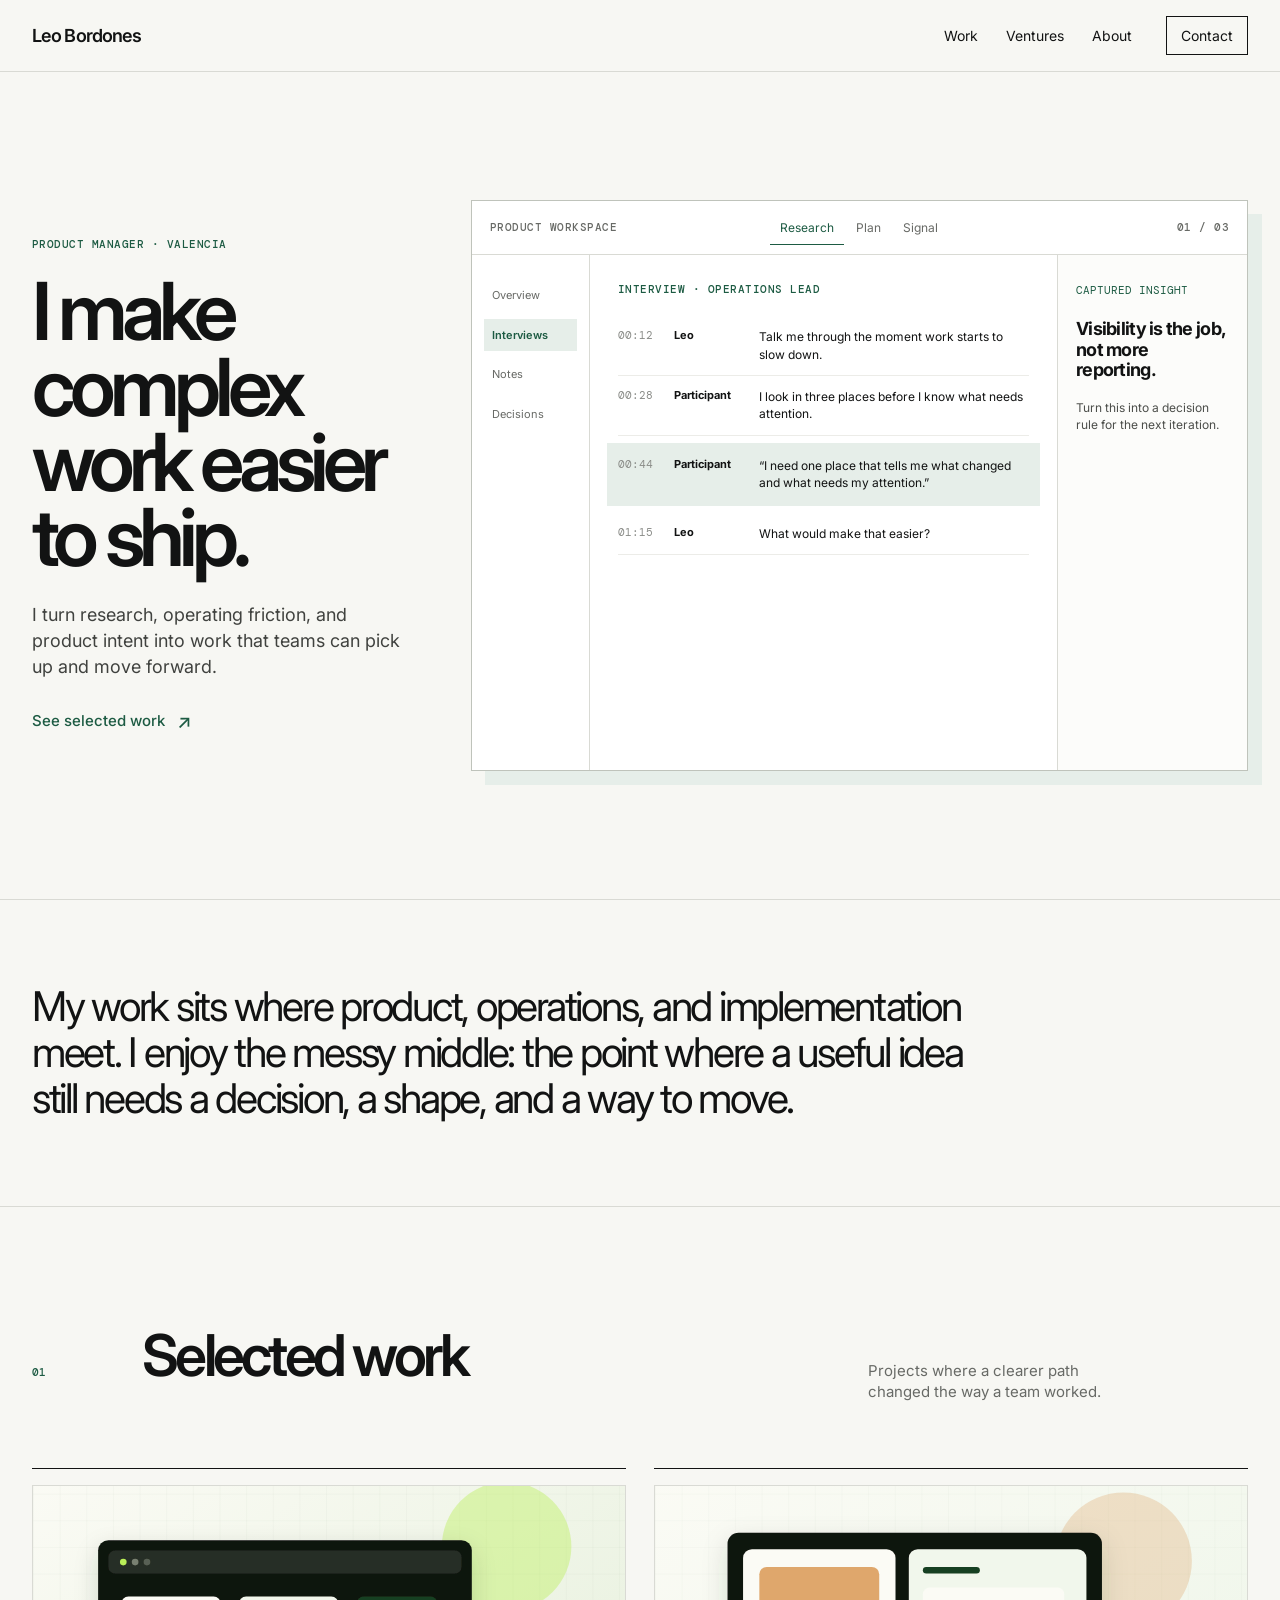
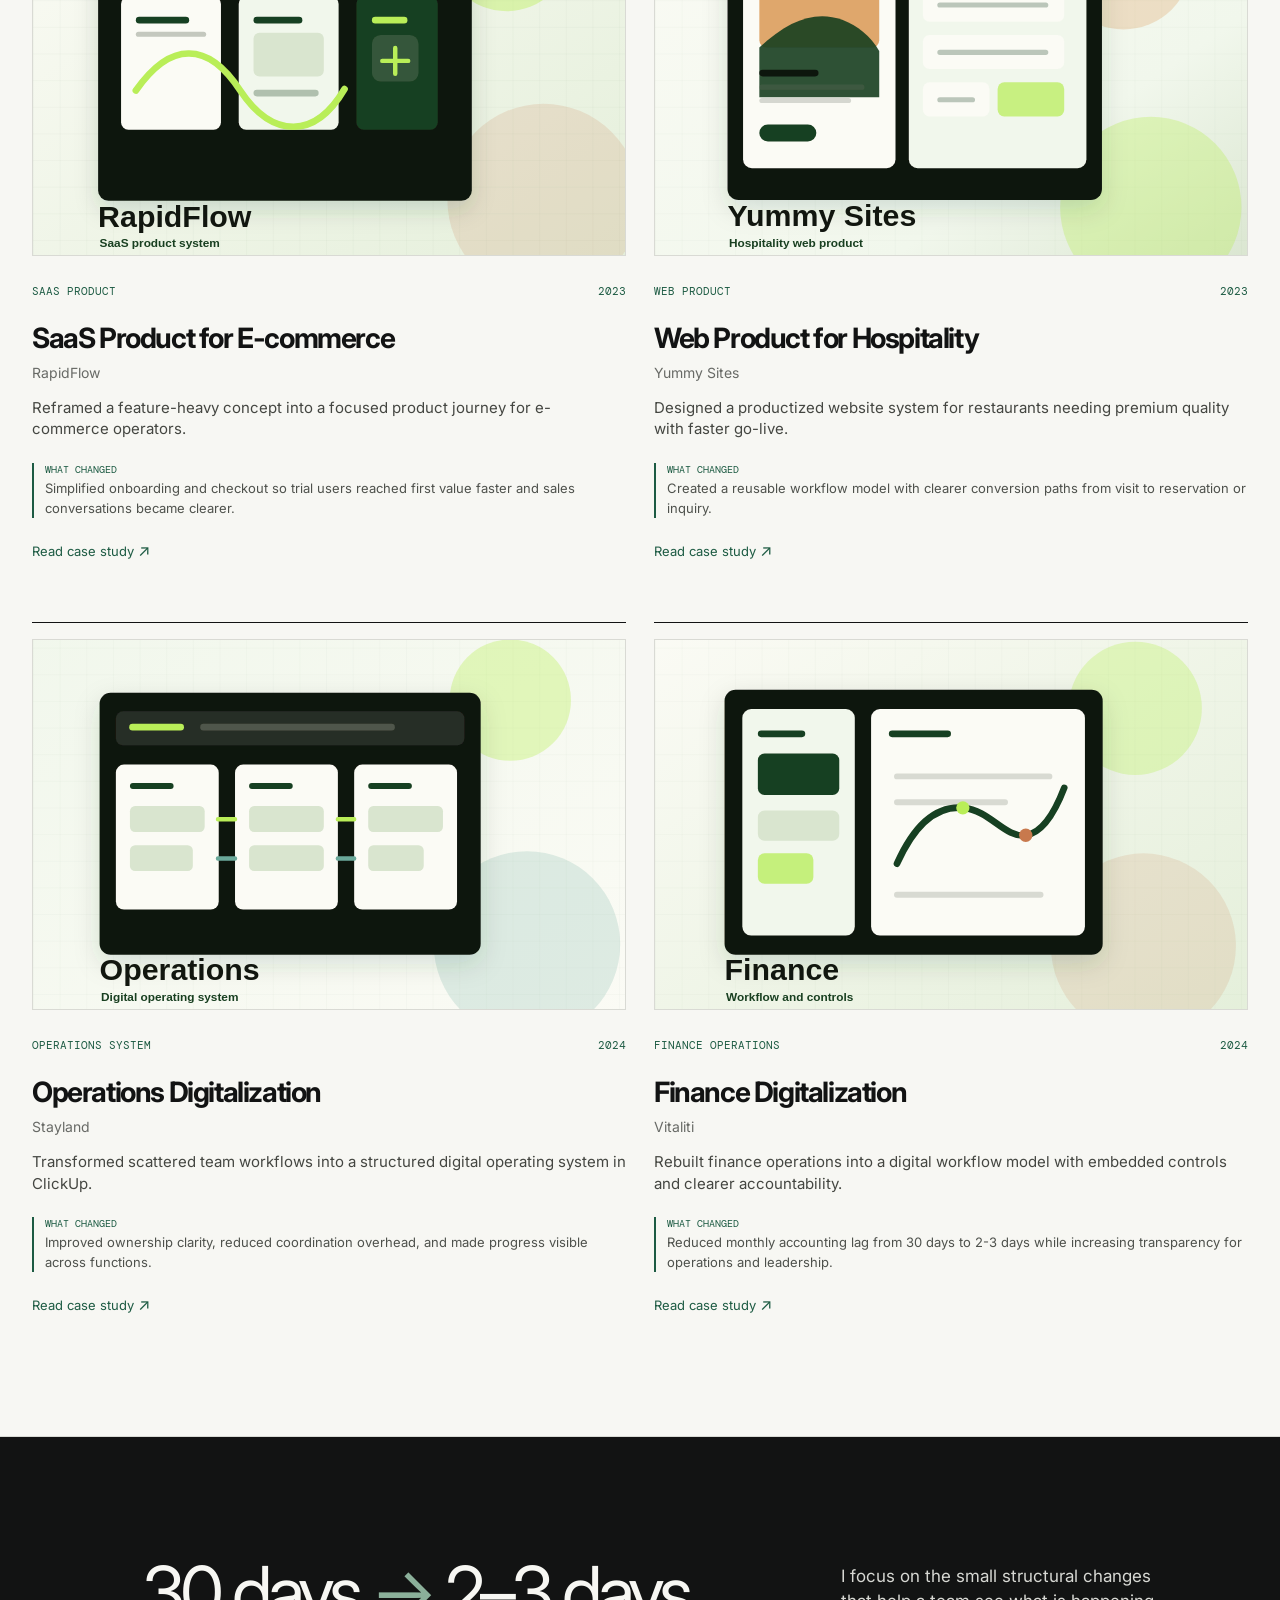
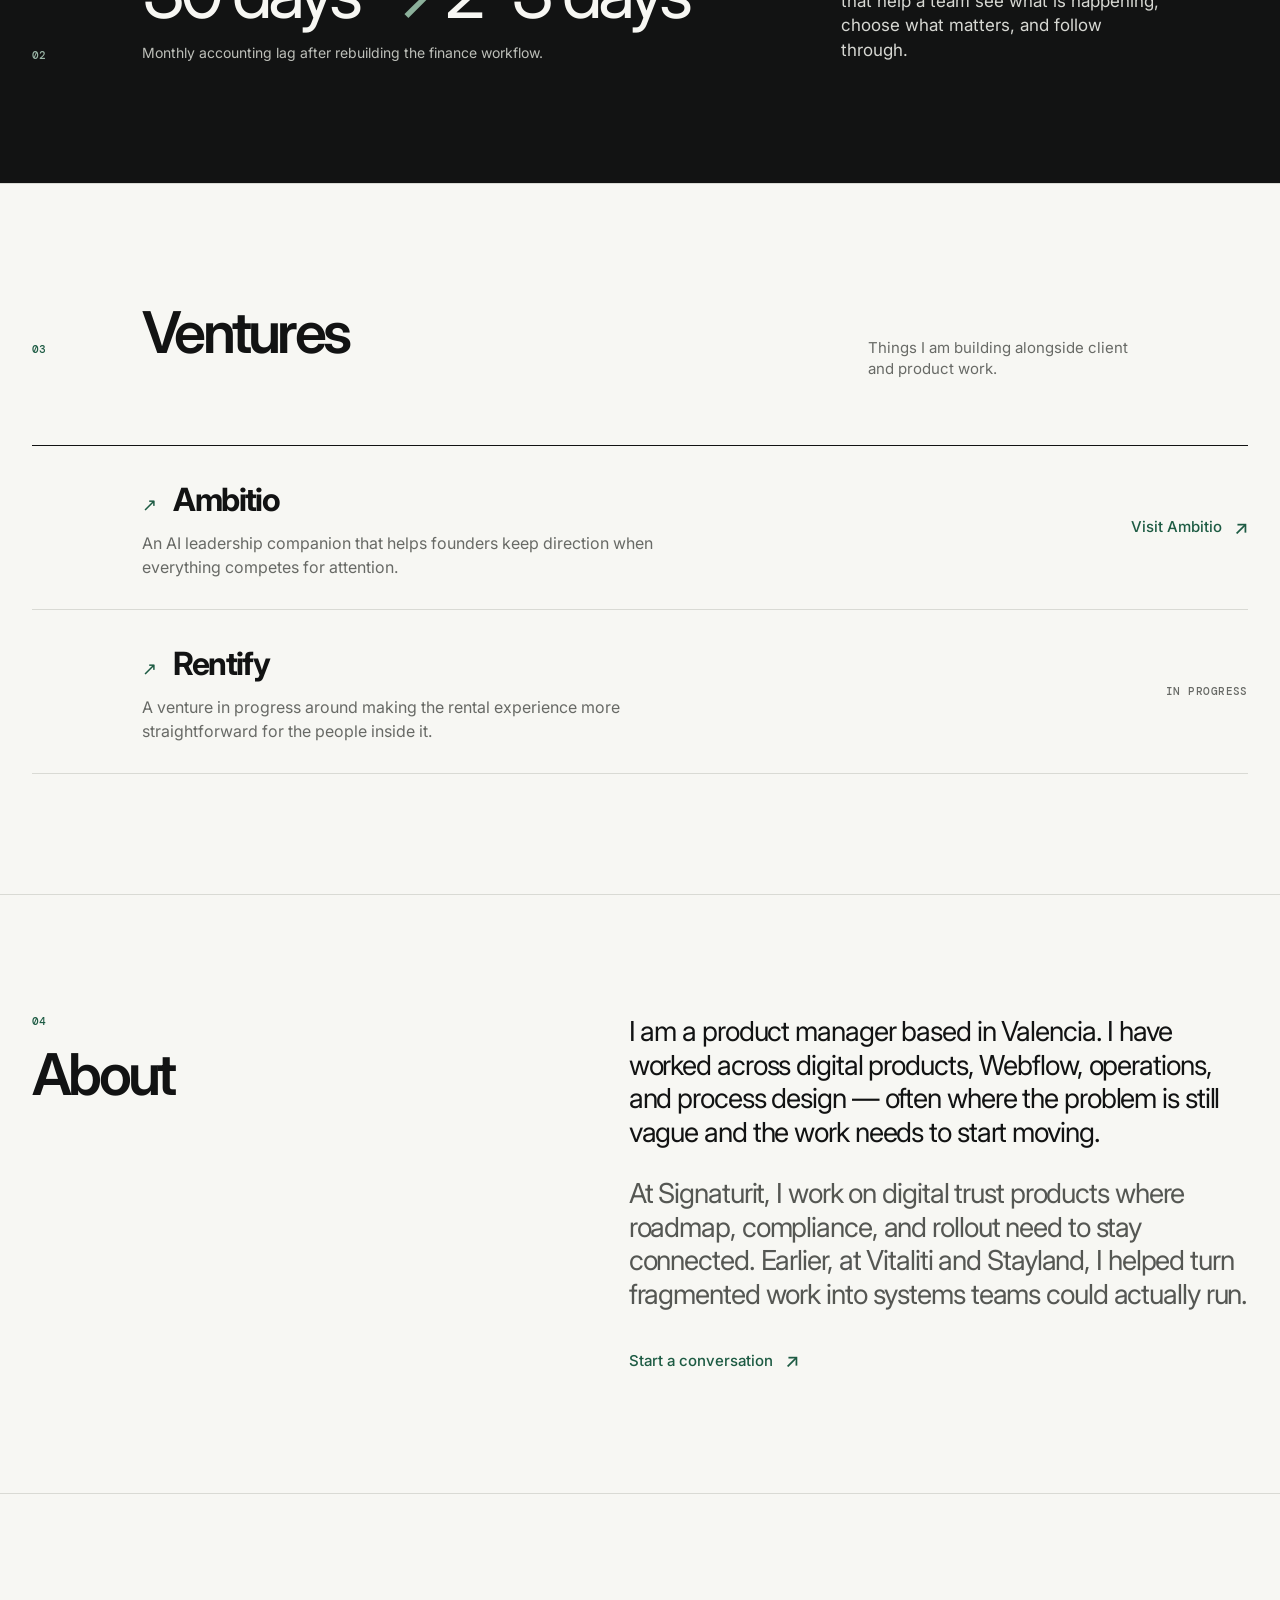
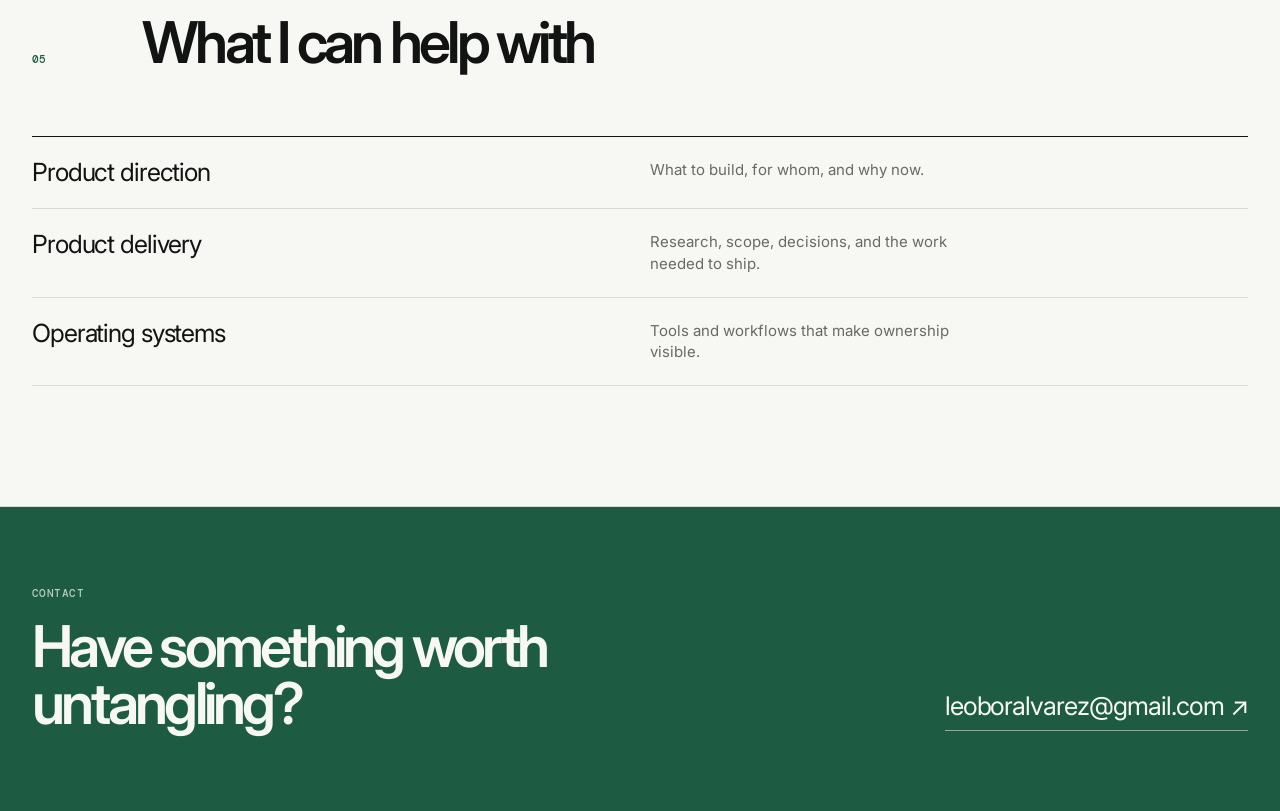
<file: index.html>
<!doctype html>
<html lang="en">
  <head>
    <meta charset="UTF-8" />
    <meta name="viewport" content="width=device-width, initial-scale=1.0" />
    <title>Leo Bordones — Product Manager</title>
    <meta name="description" content="Leo Bordones is a product manager working across research, operations, UX, and implementation." />
    <meta name="theme-color" content="#f7f7f3" />
    <link rel="preconnect" href="https://fonts.googleapis.com" />
    <link rel="preconnect" href="https://fonts.gstatic.com" crossorigin />
    <link href="https://fonts.googleapis.com/css2?family=DM+Mono:wght@400;500&family=Inter:wght@400;500;600;700&display=swap" rel="stylesheet" />
    <link rel="stylesheet" href="styles.css" />
  </head>
  <body data-page="home">
    <a class="skip-link" href="#main-content">Skip to content</a>
    <header class="site-header" id="top">
      <div class="container header-inner">
        <a class="brand" href="#top" aria-label="Leo Bordones home">Leo Bordones</a>
        <button class="nav-toggle" type="button" aria-expanded="false" aria-controls="primary-navigation" aria-label="Open menu"><span></span></button>
        <nav class="site-nav" id="primary-navigation" aria-label="Primary navigation">
          <a href="#work">Work</a><a href="#ventures">Ventures</a><a href="#about">About</a>
        </nav>
        <a class="header-contact" href="mailto:leoboralvarez@gmail.com">Contact</a>
      </div>
    </header>
    <main id="main-content">
      <section class="hero">
        <div class="container hero-layout">
          <div class="hero-copy">
            <p class="hero-role">Product manager · Valencia</p>
            <h1>I make complex work easier to ship.</h1>
            <p>I turn research, operating friction, and product intent into work that teams can pick up and move forward.</p>
            <a class="text-link" href="#work">See selected work <span aria-hidden="true">↗</span></a>
          </div>
          <div class="artifact" data-artifact aria-label="An interactive product manager workspace preview">
            <div class="artifact-toolbar">
              <span class="artifact-title">Product workspace</span>
              <div class="artifact-tabs" role="tablist" aria-label="Workspace views">
                <button class="artifact-tab is-active" type="button" role="tab" aria-selected="true" data-artifact-tab="research">Research</button>
                <button class="artifact-tab" type="button" role="tab" aria-selected="false" data-artifact-tab="plan">Plan</button>
                <button class="artifact-tab" type="button" role="tab" aria-selected="false" data-artifact-tab="signal">Signal</button>
              </div><span class="artifact-counter" aria-live="polite">01 / 03</span>
            </div>
            <div class="artifact-viewport">
              <section class="artifact-screen research-screen is-active" role="tabpanel" data-artifact-screen="research">
                <aside class="artifact-sidebar" aria-label="Research navigation"><span>Overview</span><span class="is-selected">Interviews</span><span>Notes</span><span>Decisions</span></aside>
                <div class="transcript"><div class="workspace-label">Interview · Operations lead</div><p><time>00:12</time><b>Leo</b> Talk me through the moment work starts to slow down.</p><p><time>00:28</time><b>Participant</b> I look in three places before I know what needs attention.</p><p class="quote"><time>00:44</time><b>Participant</b> “I need one place that tells me what changed and what needs my attention.”</p><p><time>01:15</time><b>Leo</b> What would make that easier?</p></div>
                <aside class="insight-note"><span>Captured insight</span><strong>Visibility is the job, not more reporting.</strong><p>Turn this into a decision rule for the next iteration.</p></aside>
              </section>
              <section class="artifact-screen plan-screen" role="tabpanel" data-artifact-screen="plan" hidden>
                <div class="plan-heading"><span class="workspace-label">Delivery plan · Q3</span><p>From insight to the next useful release.</p></div>
                <div class="plan-list" aria-label="Priority backlog"><div class="plan-row plan-row-head"><span>Issue</span><span>Why now</span><span>Owner</span><span>State</span></div><div class="plan-row"><b>OPS-241</b><span>Surface changes that need attention</span><span>Product</span><em>In progress</em></div><div class="plan-row"><b>OPS-187</b><span>Bring weekly data into one view</span><span>Data</span><em>Next</em></div><div class="plan-row"><b>OPS-163</b><span>Reduce clicks to reach a decision</span><span>Design</span><em>Next</em></div><div class="plan-row"><b>OPS-208</b><span>Save a view for each team</span><span>Platform</span><em>Later</em></div></div>
                <p class="plan-footnote">Priority is linked to evidence, not a feature wish list.</p>
              </section>
              <section class="artifact-screen signal-screen" role="tabpanel" data-artifact-screen="signal" hidden>
                <div class="signal-heading"><span class="workspace-label">Product signal</span><p>Is the new path helping people reach the next step?</p></div>
                <div class="signal-layout"><div class="signal-chart" aria-label="Illustrative activation trend"><svg viewBox="0 0 620 250" role="img" aria-label="Activation trend moving upward"><g class="chart-grid"><line x1="0" y1="25" x2="620" y2="25"/><line x1="0" y1="92" x2="620" y2="92"/><line x1="0" y1="159" x2="620" y2="159"/><line x1="0" y1="226" x2="620" y2="226"/></g><path class="chart-baseline" d="M0,190 C60,188 95,177 140,185 S220,165 280,174 S350,140 410,148 S505,125 620,130"/><path class="chart-line" d="M0,205 C56,188 84,190 133,174 S217,153 269,160 S356,113 414,120 S507,77 620,64"/><circle cx="414" cy="120" r="6"/></svg><div class="chart-axis"><span>Start</span><span>Iteration</span><span>Release</span><span>Now</span></div></div><div class="signal-note"><span>Readout</span><strong>Fewer detours after the change.</strong><p>Keep watching the path before expanding scope.</p></div></div>
                <p class="artifact-disclaimer">Illustrative workspace, built from the way I connect research, delivery, and outcomes.</p>
              </section>
            </div>
          </div>
        </div>
      </section>
      <section class="intro-band" aria-label="Introduction"><div class="container"><p>My work sits where product, operations, and implementation meet. I enjoy the messy middle: the point where a useful idea still needs a decision, a shape, and a way to move.</p></div></section>
      <section class="section work-section" id="work"><div class="container"><div class="section-intro"><p class="section-number">01</p><h2>Selected work</h2><p>Projects where a clearer path changed the way a team worked.</p></div><div class="work-grid" id="project-grid"></div></div></section>
      <section class="section results-section" aria-label="Selected outcomes"><div class="container results-layout"><p class="section-number">02</p><div><p class="results-figure">30 days <span>→</span> 2–3 days</p><p class="results-caption">Monthly accounting lag after rebuilding the finance workflow.</p></div><p class="results-copy">I focus on the small structural changes that help a team see what is happening, choose what matters, and follow through.</p></div></section>
      <section class="section ventures-section" id="ventures"><div class="container"><div class="section-intro"><p class="section-number">03</p><h2>Ventures</h2><p>Things I am building alongside client and product work.</p></div><div class="ventures-list"><article class="venture-row"><div><h3>Ambitio</h3><p>An AI leadership companion that helps founders keep direction when everything competes for attention.</p></div><a class="text-link" href="https://useambitio.com/es" target="_blank" rel="noreferrer">Visit Ambitio <span aria-hidden="true">↗</span></a></article><article class="venture-row"><div><h3>Rentify</h3><p>A venture in progress around making the rental experience more straightforward for the people inside it.</p></div><span class="venture-status">In progress</span></article></div></div></section>
      <section class="section experience-section" id="about"><div class="container split-layout"><div class="section-intro"><p class="section-number">04</p><h2>About</h2></div><div class="about-copy"><p>I am a product manager based in Valencia. I have worked across digital products, Webflow, operations, and process design — often where the problem is still vague and the work needs to start moving.</p><p>At Signaturit, I work on digital trust products where roadmap, compliance, and rollout need to stay connected. Earlier, at Vitaliti and Stayland, I helped turn fragmented work into systems teams could actually run.</p><a class="text-link" href="mailto:leoboralvarez@gmail.com">Start a conversation <span aria-hidden="true">↗</span></a></div></div></section>
      <section class="section services-section"><div class="container"><div class="section-intro"><p class="section-number">05</p><h2>What I can help with</h2></div><ul class="services-list"><li>Product direction <span>What to build, for whom, and why now.</span></li><li>Product delivery <span>Research, scope, decisions, and the work needed to ship.</span></li><li>Operating systems <span>Tools and workflows that make ownership visible.</span></li></ul></div></section>
    </main>
    <footer class="site-footer" id="contact"><div class="container footer-inner"><div><p class="section-number">Contact</p><h2>Have something worth untangling?</h2></div><a class="footer-email" href="mailto:leoboralvarez@gmail.com">leoboralvarez@gmail.com <span aria-hidden="true">↗</span></a></div></footer>
    <script src="data/projects.js" defer></script><script src="app.js" defer></script>
  </body>
</html>
</file>
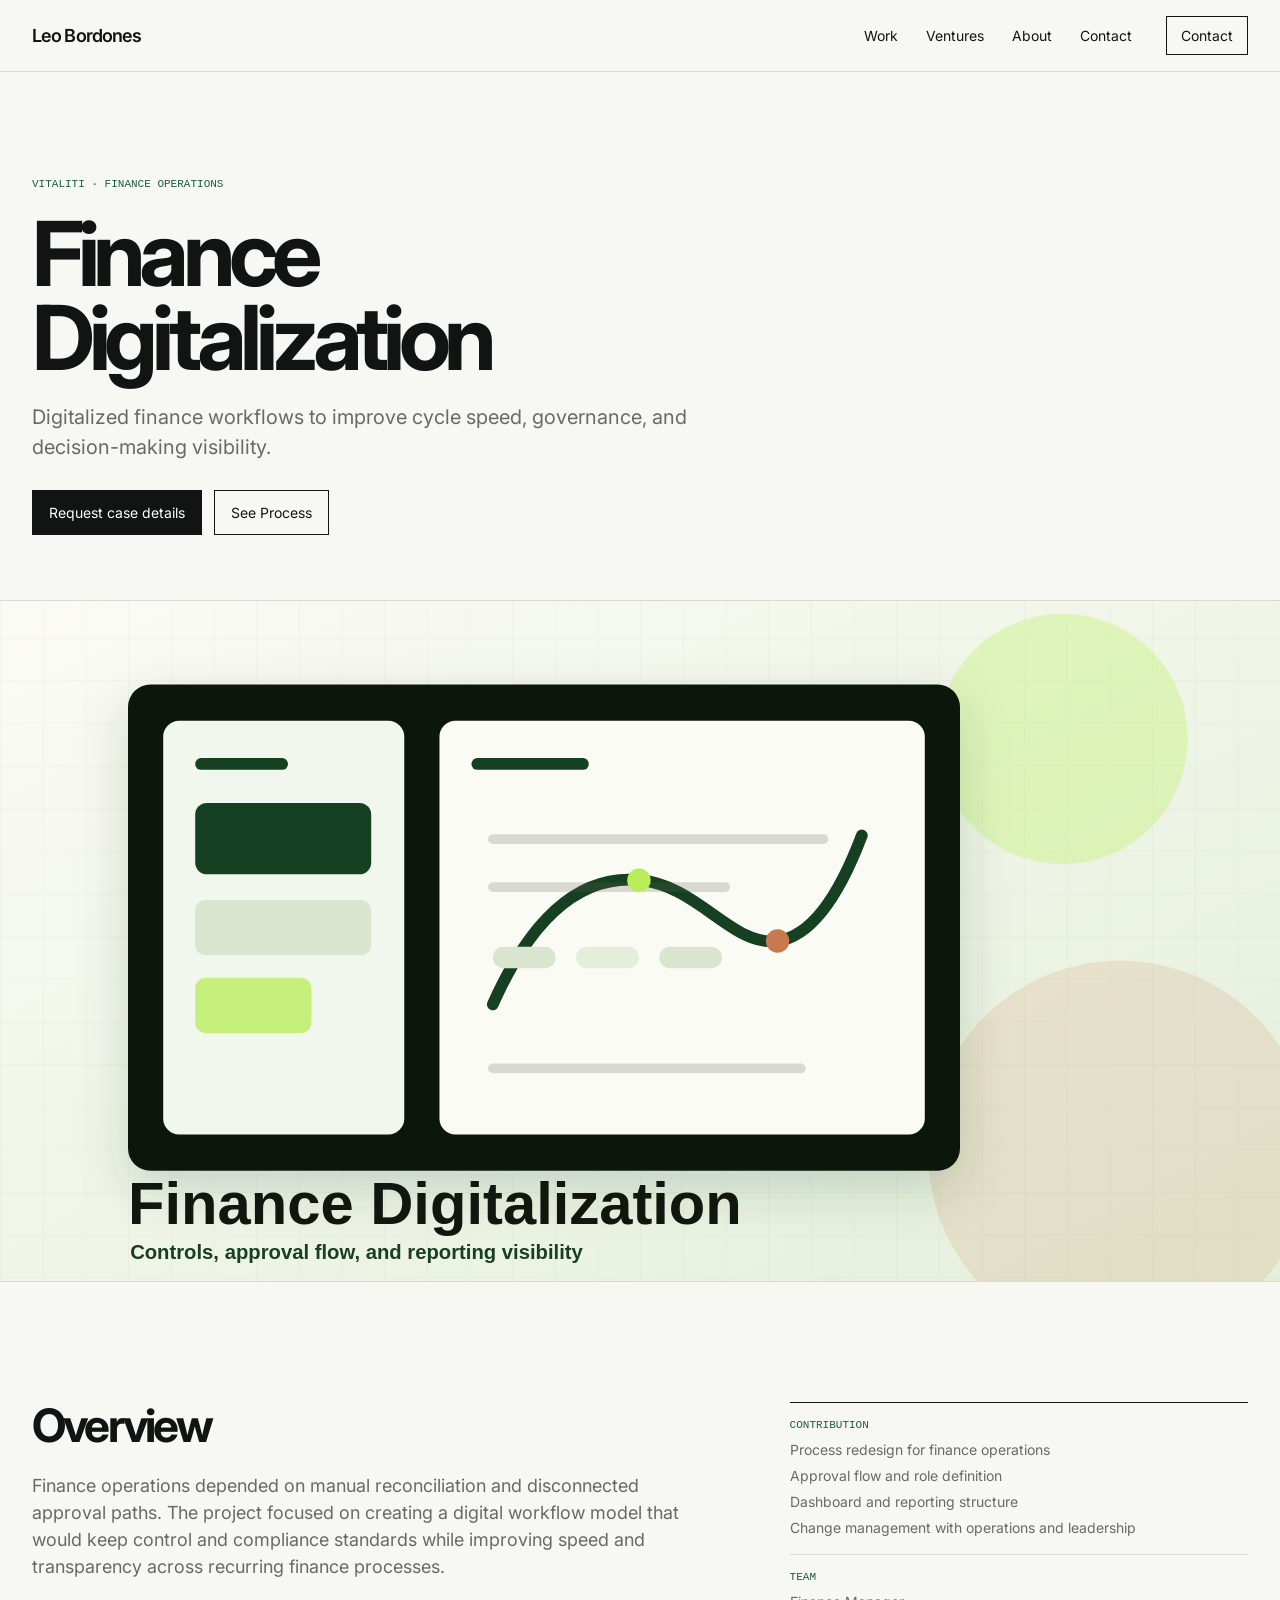
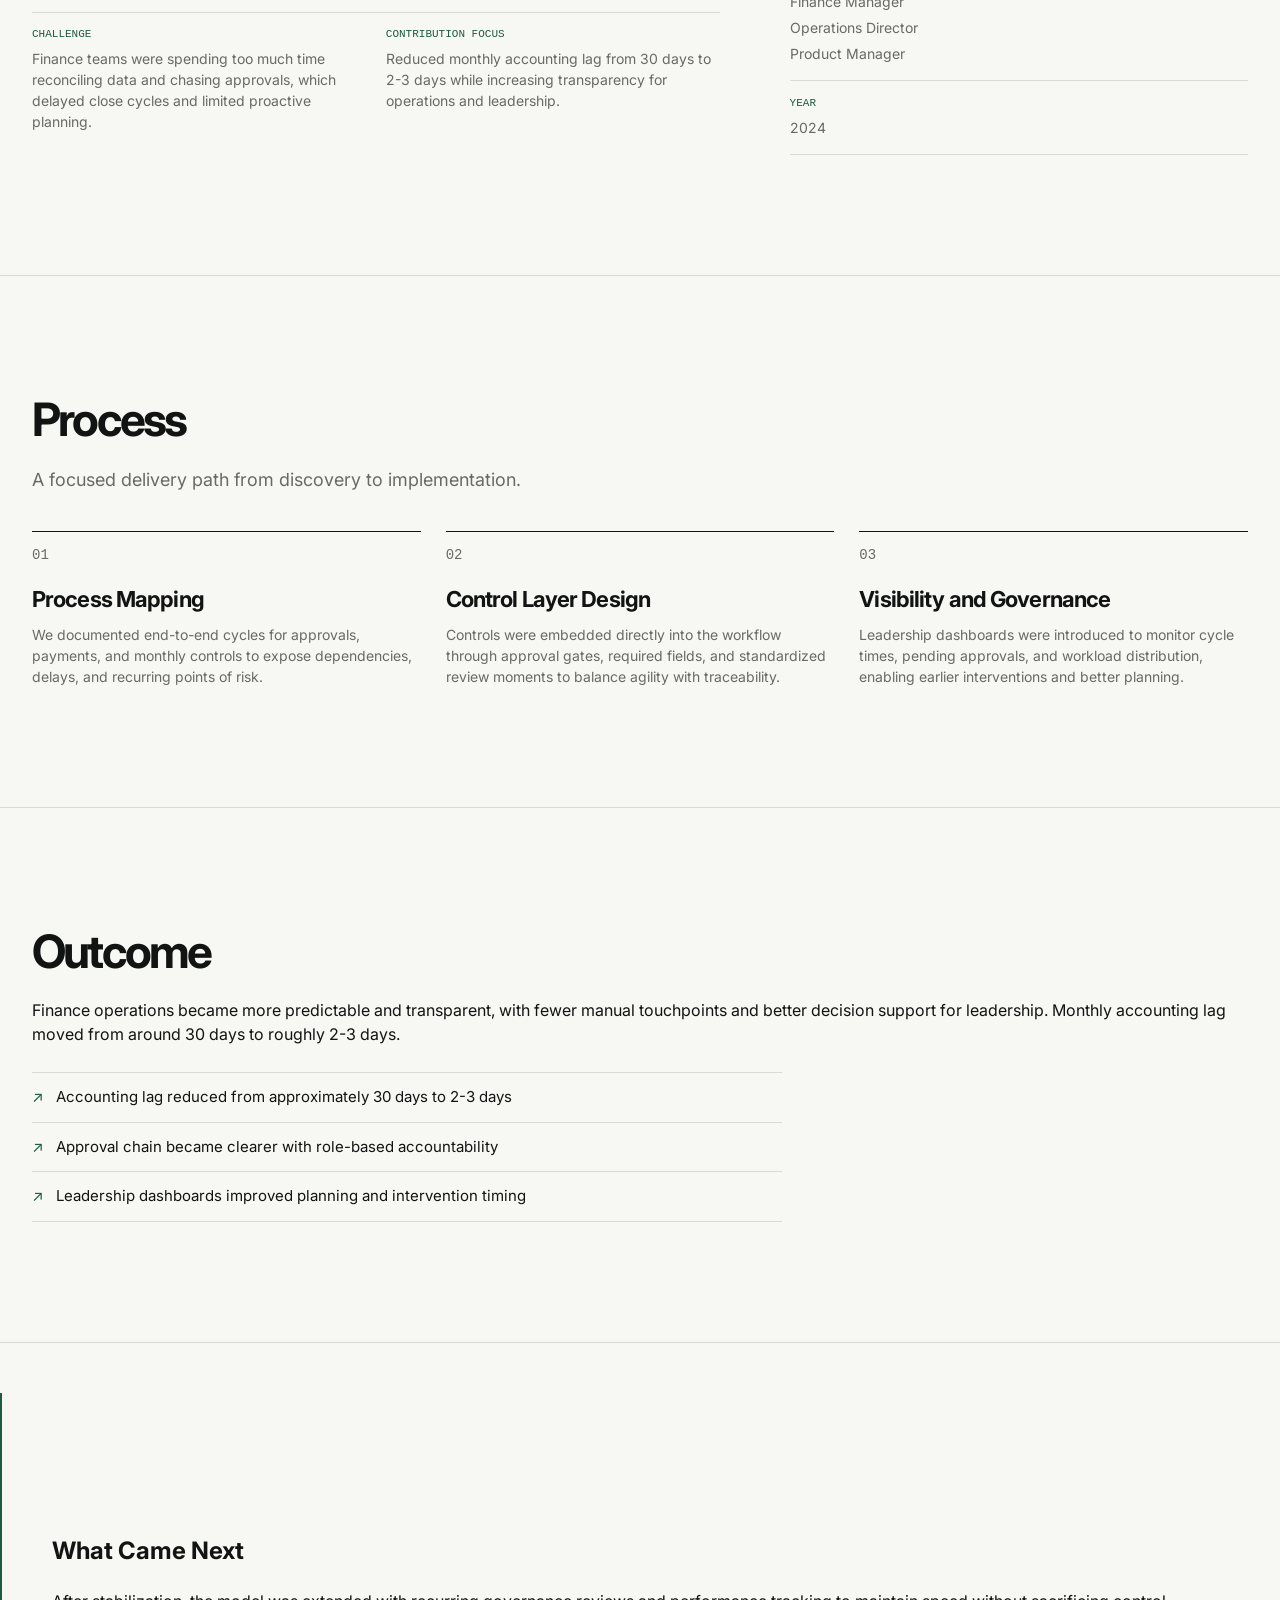
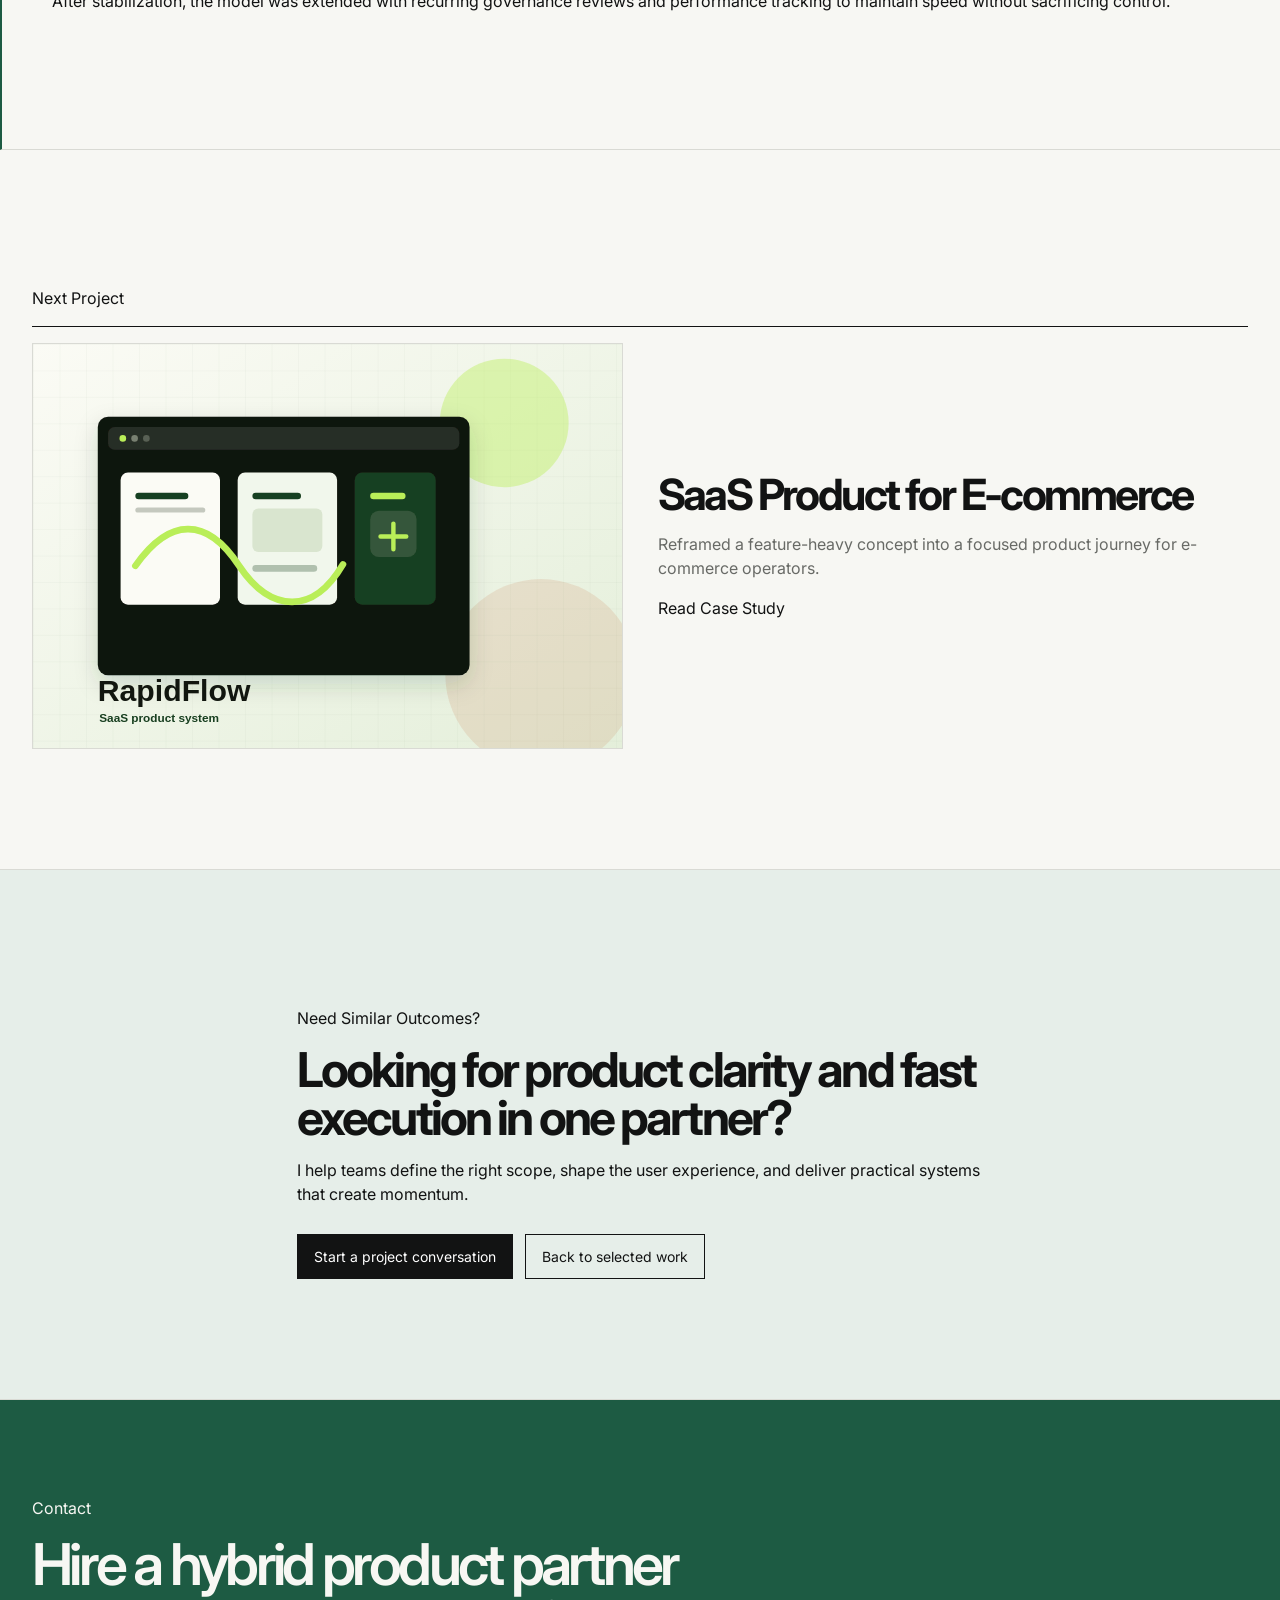
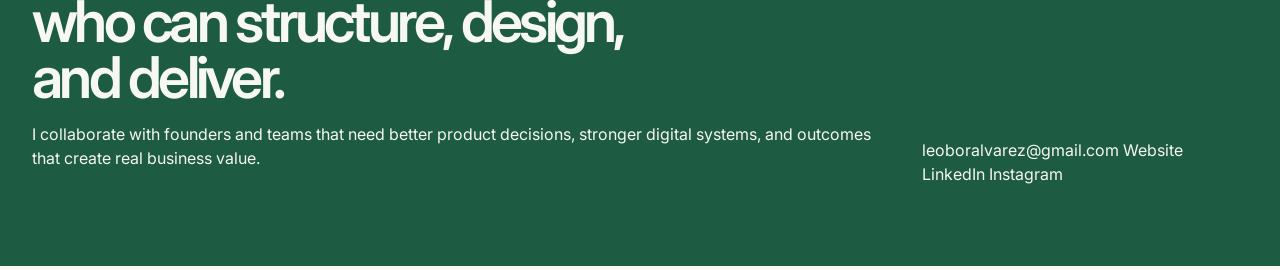
<file: work/finance-digitalization.html>
<!doctype html>
<html lang="en">
  <head>
    <meta charset="UTF-8" />
    <meta name="viewport" content="width=device-width, initial-scale=1.0" />
    <title>Project Case Study — Leo Bordones</title>
    <meta
      name="description"
      content="Project case study by Leo Bordones: product strategy, process design, and measurable outcomes."
    />
    <meta name="theme-color" content="#f5f5f2" />
    <link rel="preconnect" href="https://fonts.googleapis.com" />
    <link rel="preconnect" href="https://fonts.gstatic.com" crossorigin />
    <link
      href="https://fonts.googleapis.com/css2?family=Inter:wght@400;500;600;700;800&display=swap"
      rel="stylesheet"
    />
    <link rel="stylesheet" href="../styles.css" />
  </head>
  <body data-page="project" data-project-slug="finance-digitalization" class="project-template">
    <a class="skip-link" href="#main-content">Skip to content</a>

    <header class="site-header" id="top">
      <div class="container header-inner">
        <a class="brand" href="../index.html" aria-label="Leo Bordones home">Leo Bordones</a>

        <button
          class="nav-toggle"
          type="button"
          aria-expanded="false"
          aria-controls="primary-navigation"
          aria-label="Open menu"
        >
          <span class="nav-toggle-line"></span>
        </button>

        <nav class="site-nav" id="primary-navigation" aria-label="Primary navigation">
          <a href="../index.html#work">Work</a>
          <a href="../index.html#ventures">Ventures</a>
          <a href="../index.html#about">About</a>
          <a href="../index.html#contact">Contact</a>
        </nav>

        <a class="header-contact" href="mailto:leoboralvarez@gmail.com">Contact</a>
      </div>
    </header>

    <main id="main-content">
      <div id="project-detail-root" aria-live="polite"></div>
    </main>

    <footer class="site-footer section section-divider" id="contact">
      <div class="container footer-inner">
        <div>
          <p class="section-kicker">Contact</p>
          <h2>Hire a hybrid product partner who can structure, design, and deliver.</h2>
          <p class="footer-copy">
            I collaborate with founders and teams that need better product decisions, stronger digital systems, and outcomes that create real business value.
          </p>
        </div>
        <div class="footer-links">
          <a href="mailto:leoboralvarez@gmail.com">leoboralvarez@gmail.com</a>
          <a href="../index.html">Website</a>
          <a href="https://www.linkedin.com/in/leobordones/" target="_blank" rel="noreferrer">LinkedIn</a>
          <a href="https://www.instagram.com/leoboralvarez/" target="_blank" rel="noreferrer">Instagram</a>
        </div>
      </div>
    </footer>

    <script src="../data/projects.js" defer></script>
    <script src="../app.js" defer></script>
  </body>
</html>
</file>
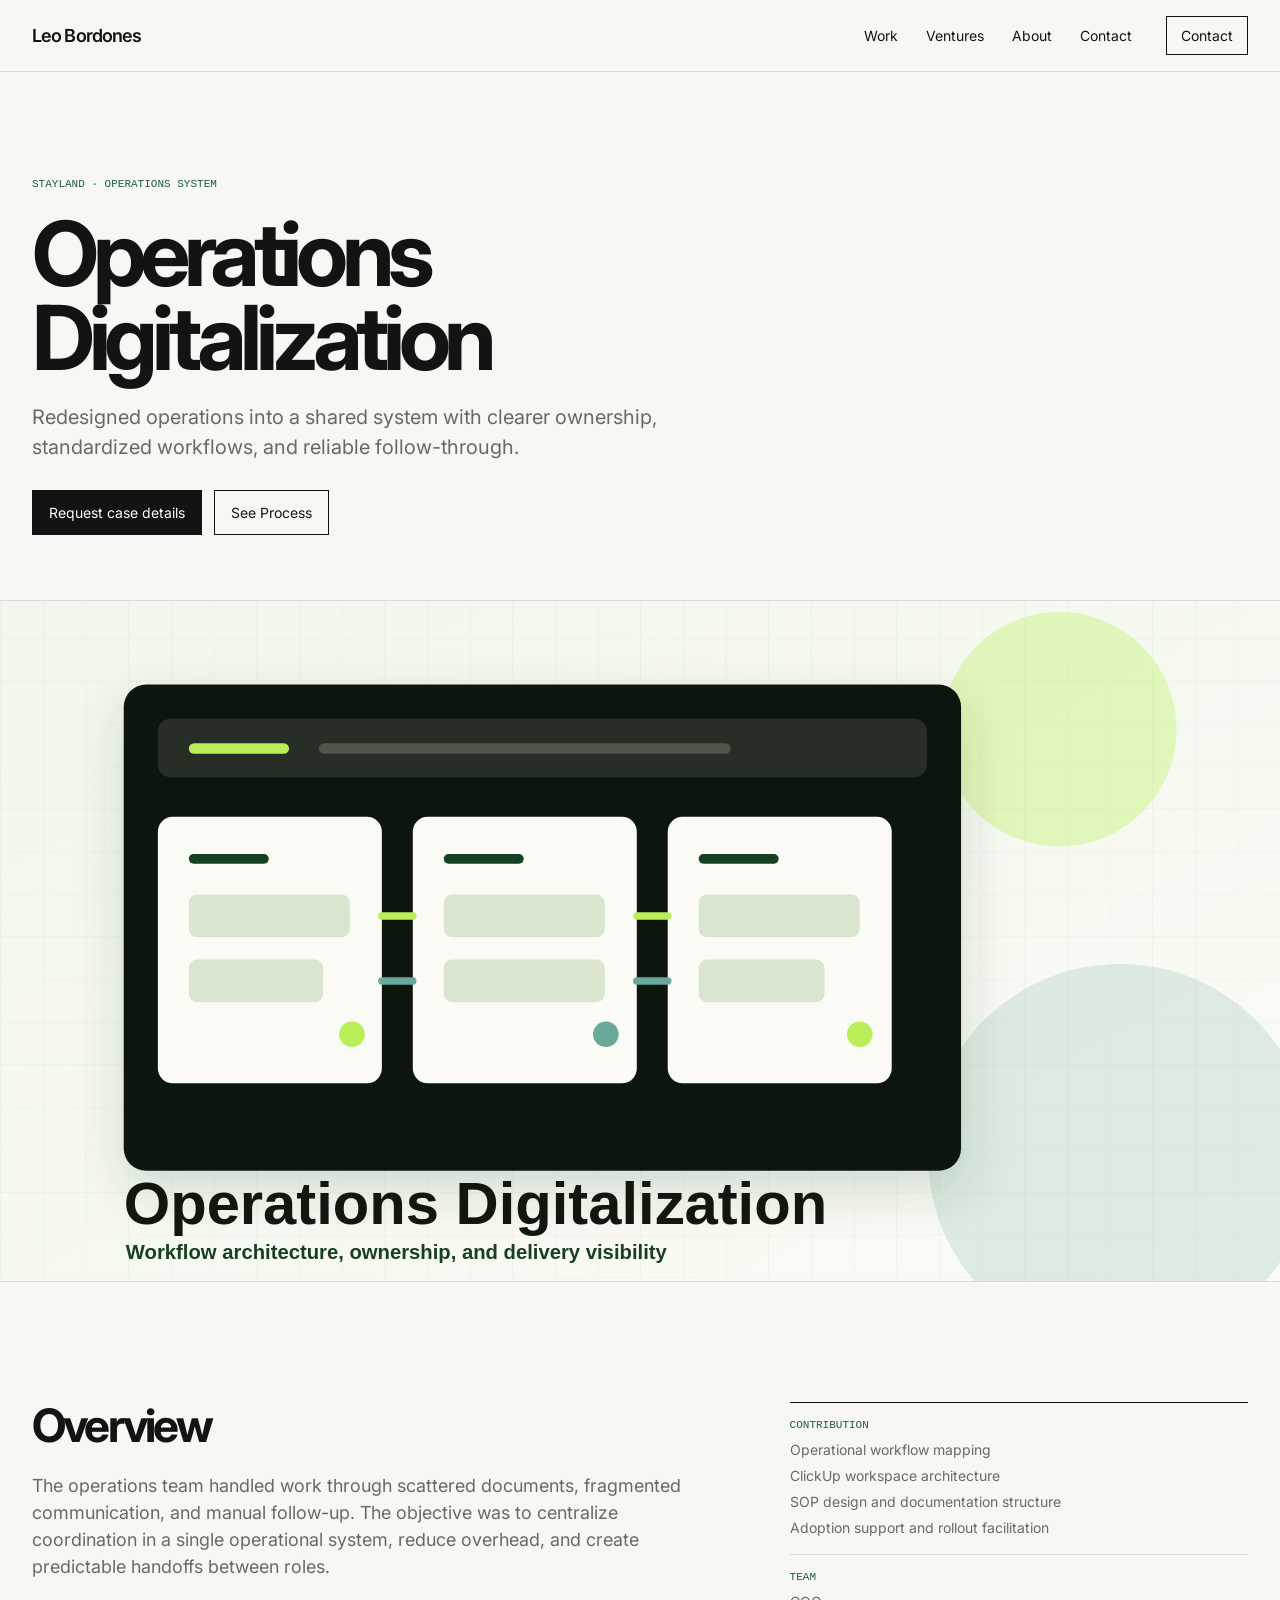
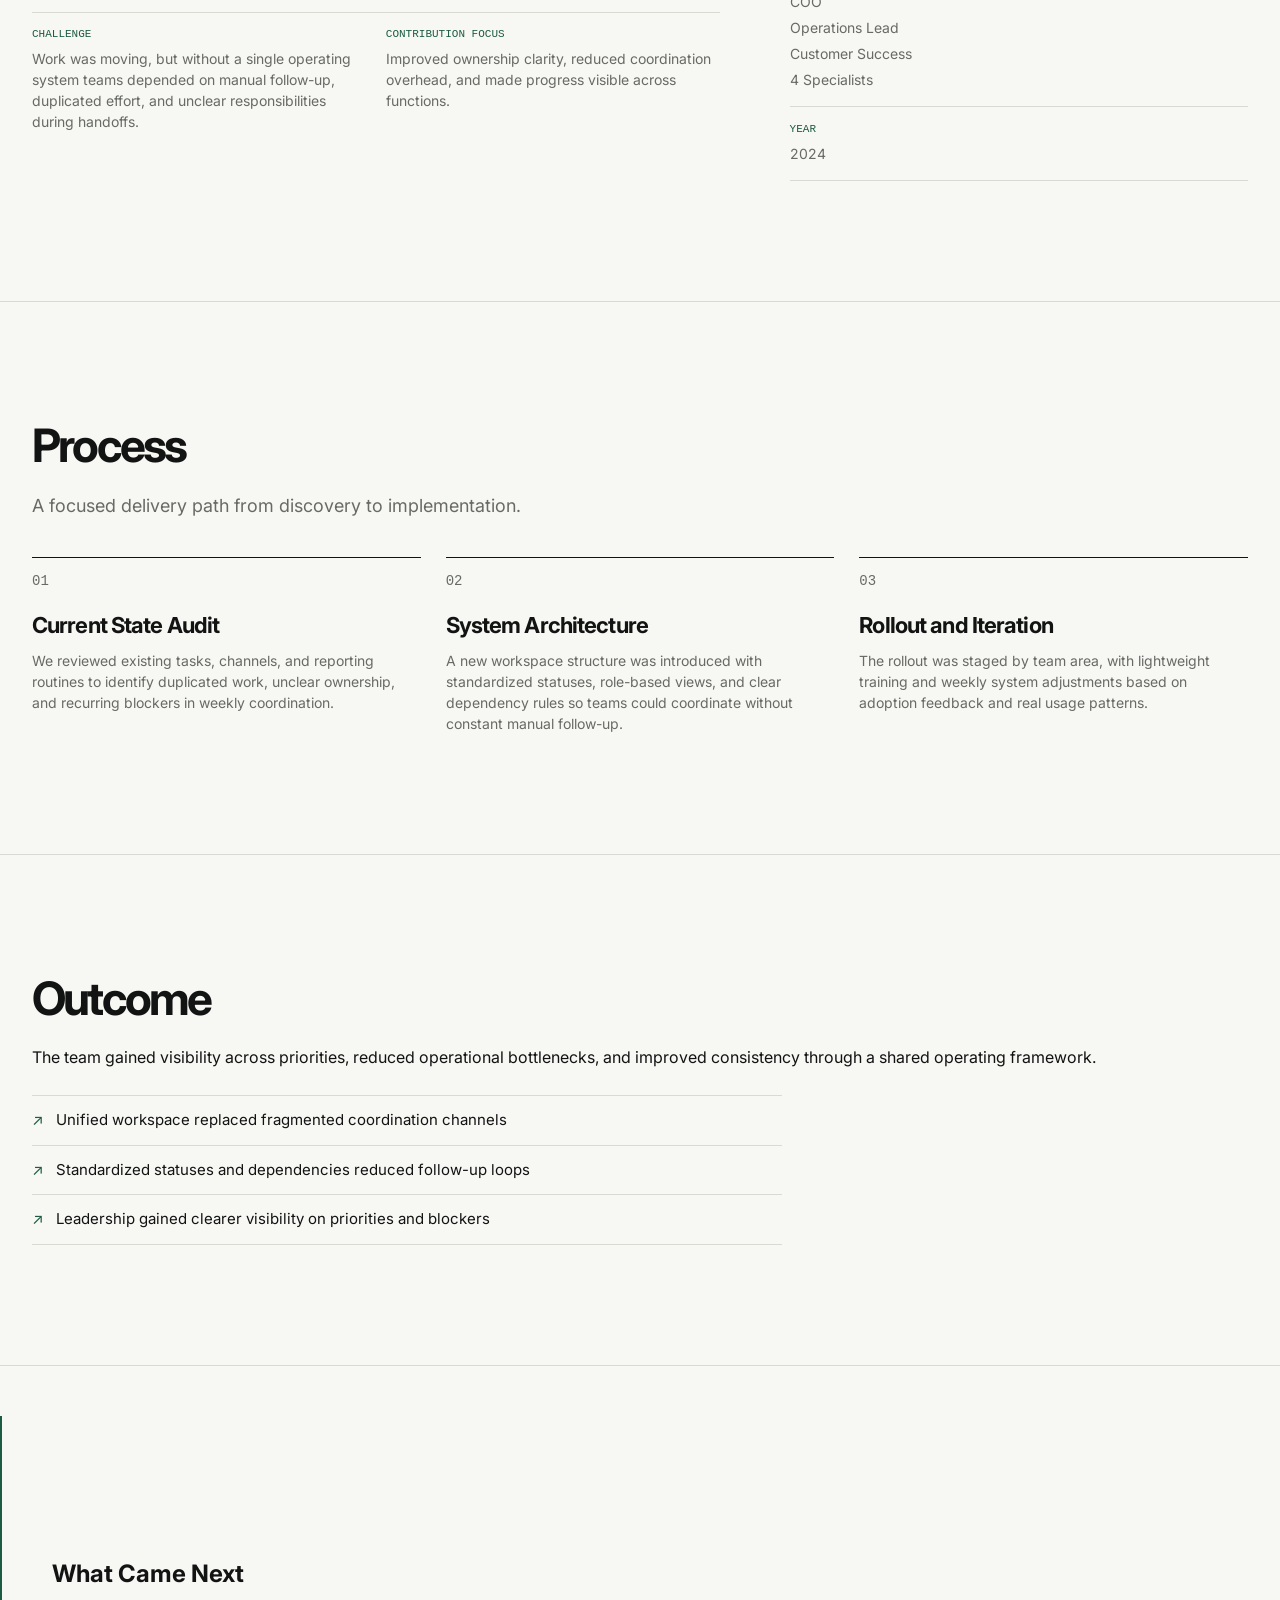
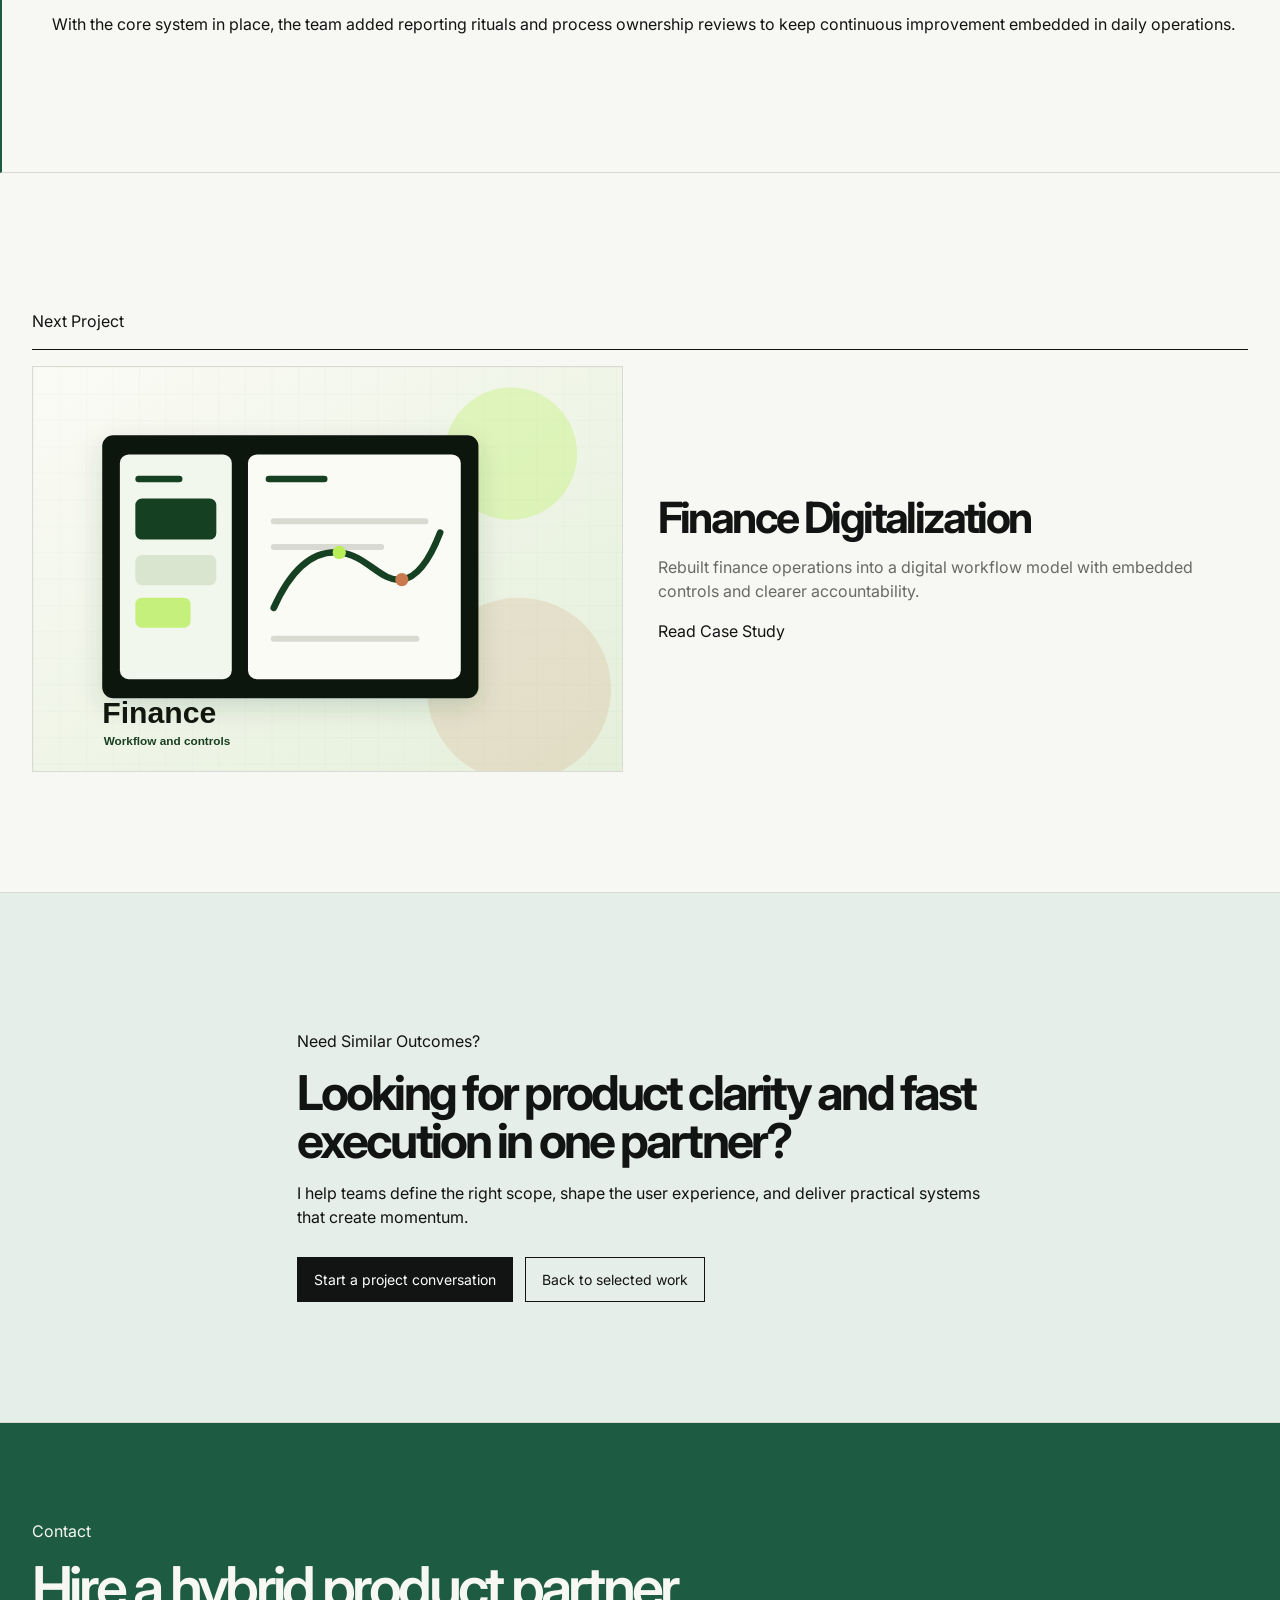
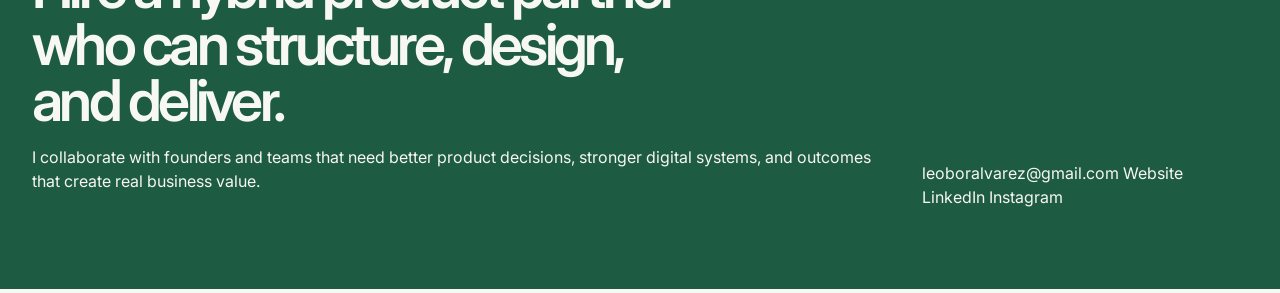
<file: work/operations-digitalization.html>
<!doctype html>
<html lang="en">
  <head>
    <meta charset="UTF-8" />
    <meta name="viewport" content="width=device-width, initial-scale=1.0" />
    <title>Project Case Study — Leo Bordones</title>
    <meta
      name="description"
      content="Project case study by Leo Bordones: product strategy, process design, and measurable outcomes."
    />
    <meta name="theme-color" content="#f5f5f2" />
    <link rel="preconnect" href="https://fonts.googleapis.com" />
    <link rel="preconnect" href="https://fonts.gstatic.com" crossorigin />
    <link
      href="https://fonts.googleapis.com/css2?family=Inter:wght@400;500;600;700;800&display=swap"
      rel="stylesheet"
    />
    <link rel="stylesheet" href="../styles.css" />
  </head>
  <body data-page="project" data-project-slug="operations-digitalization" class="project-template">
    <a class="skip-link" href="#main-content">Skip to content</a>

    <header class="site-header" id="top">
      <div class="container header-inner">
        <a class="brand" href="../index.html" aria-label="Leo Bordones home">Leo Bordones</a>

        <button
          class="nav-toggle"
          type="button"
          aria-expanded="false"
          aria-controls="primary-navigation"
          aria-label="Open menu"
        >
          <span class="nav-toggle-line"></span>
        </button>

        <nav class="site-nav" id="primary-navigation" aria-label="Primary navigation">
          <a href="../index.html#work">Work</a>
          <a href="../index.html#ventures">Ventures</a>
          <a href="../index.html#about">About</a>
          <a href="../index.html#contact">Contact</a>
        </nav>

        <a class="header-contact" href="mailto:leoboralvarez@gmail.com">Contact</a>
      </div>
    </header>

    <main id="main-content">
      <div id="project-detail-root" aria-live="polite"></div>
    </main>

    <footer class="site-footer section section-divider" id="contact">
      <div class="container footer-inner">
        <div>
          <p class="section-kicker">Contact</p>
          <h2>Hire a hybrid product partner who can structure, design, and deliver.</h2>
          <p class="footer-copy">
            I collaborate with founders and teams that need better product decisions, stronger digital systems, and outcomes that create real business value.
          </p>
        </div>
        <div class="footer-links">
          <a href="mailto:leoboralvarez@gmail.com">leoboralvarez@gmail.com</a>
          <a href="../index.html">Website</a>
          <a href="https://www.linkedin.com/in/leobordones/" target="_blank" rel="noreferrer">LinkedIn</a>
          <a href="https://www.instagram.com/leoboralvarez/" target="_blank" rel="noreferrer">Instagram</a>
        </div>
      </div>
    </footer>

    <script src="../data/projects.js" defer></script>
    <script src="../app.js" defer></script>
  </body>
</html>
</file>
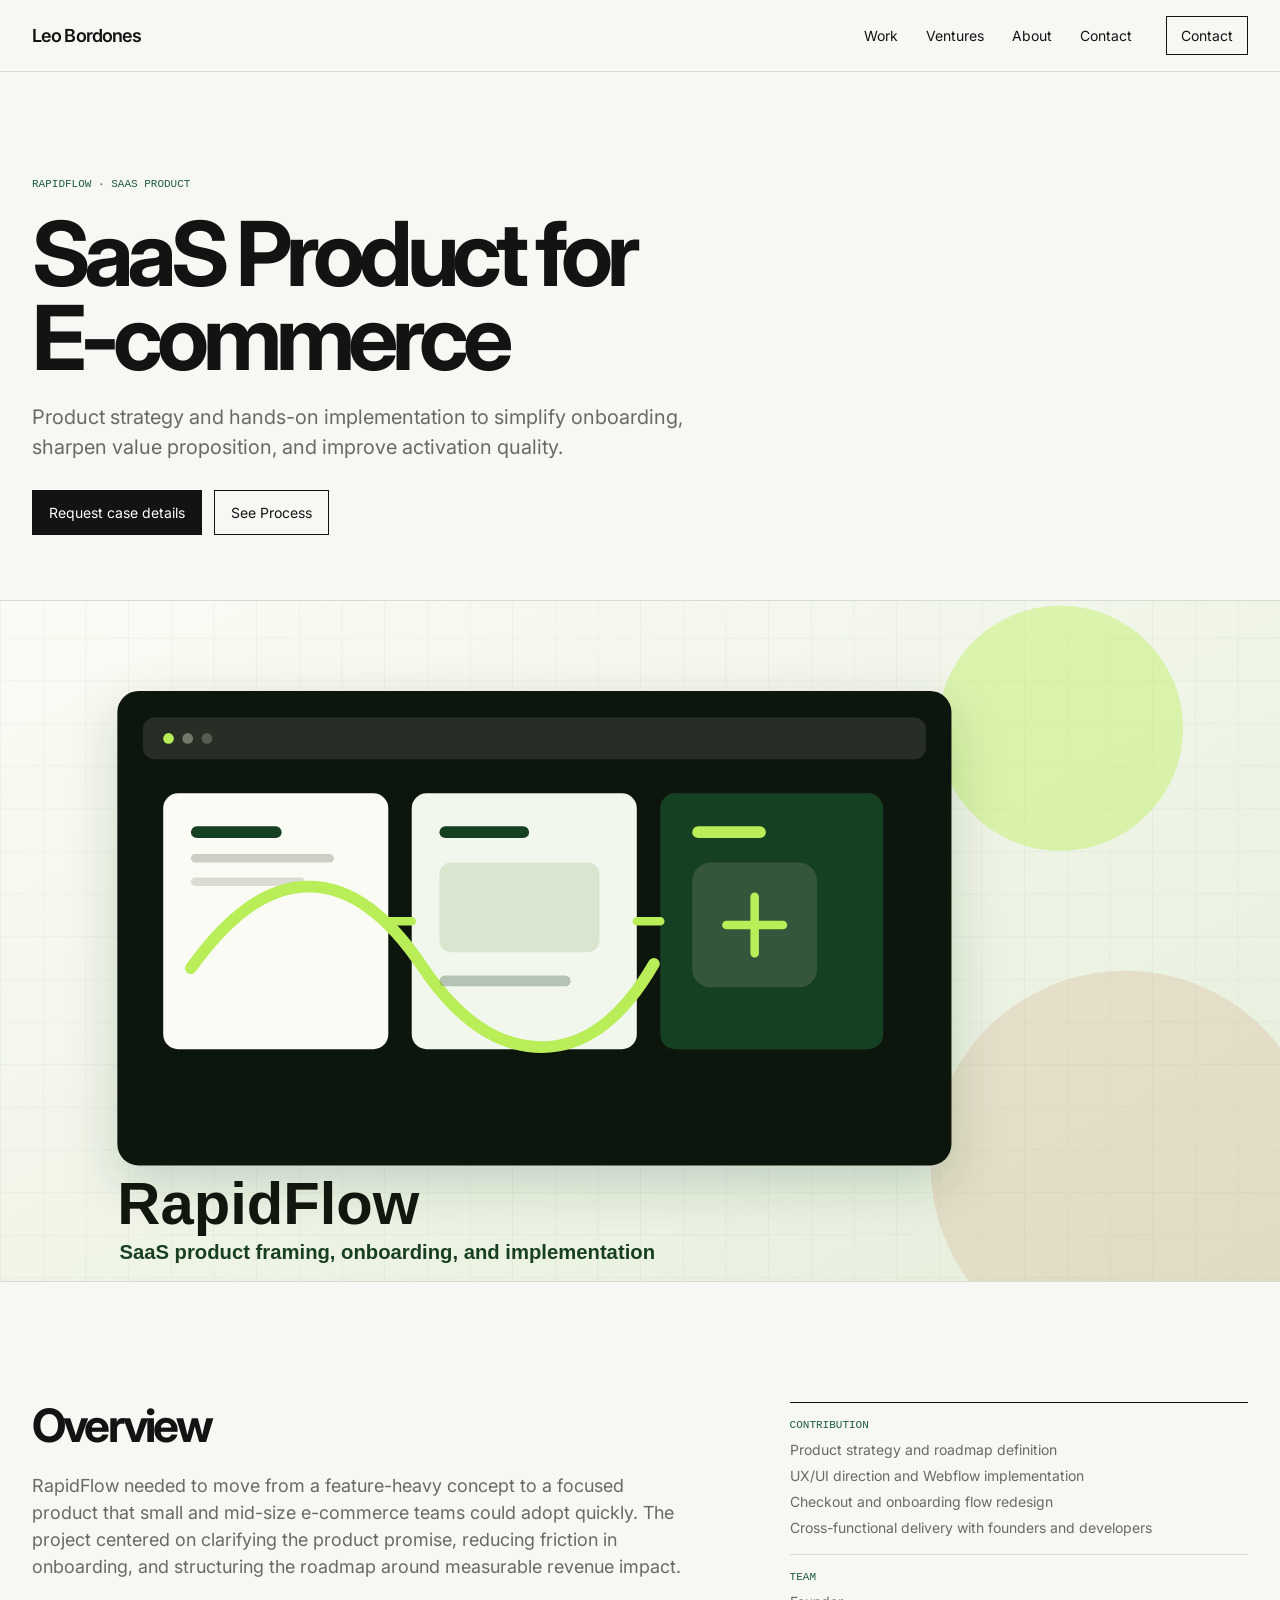
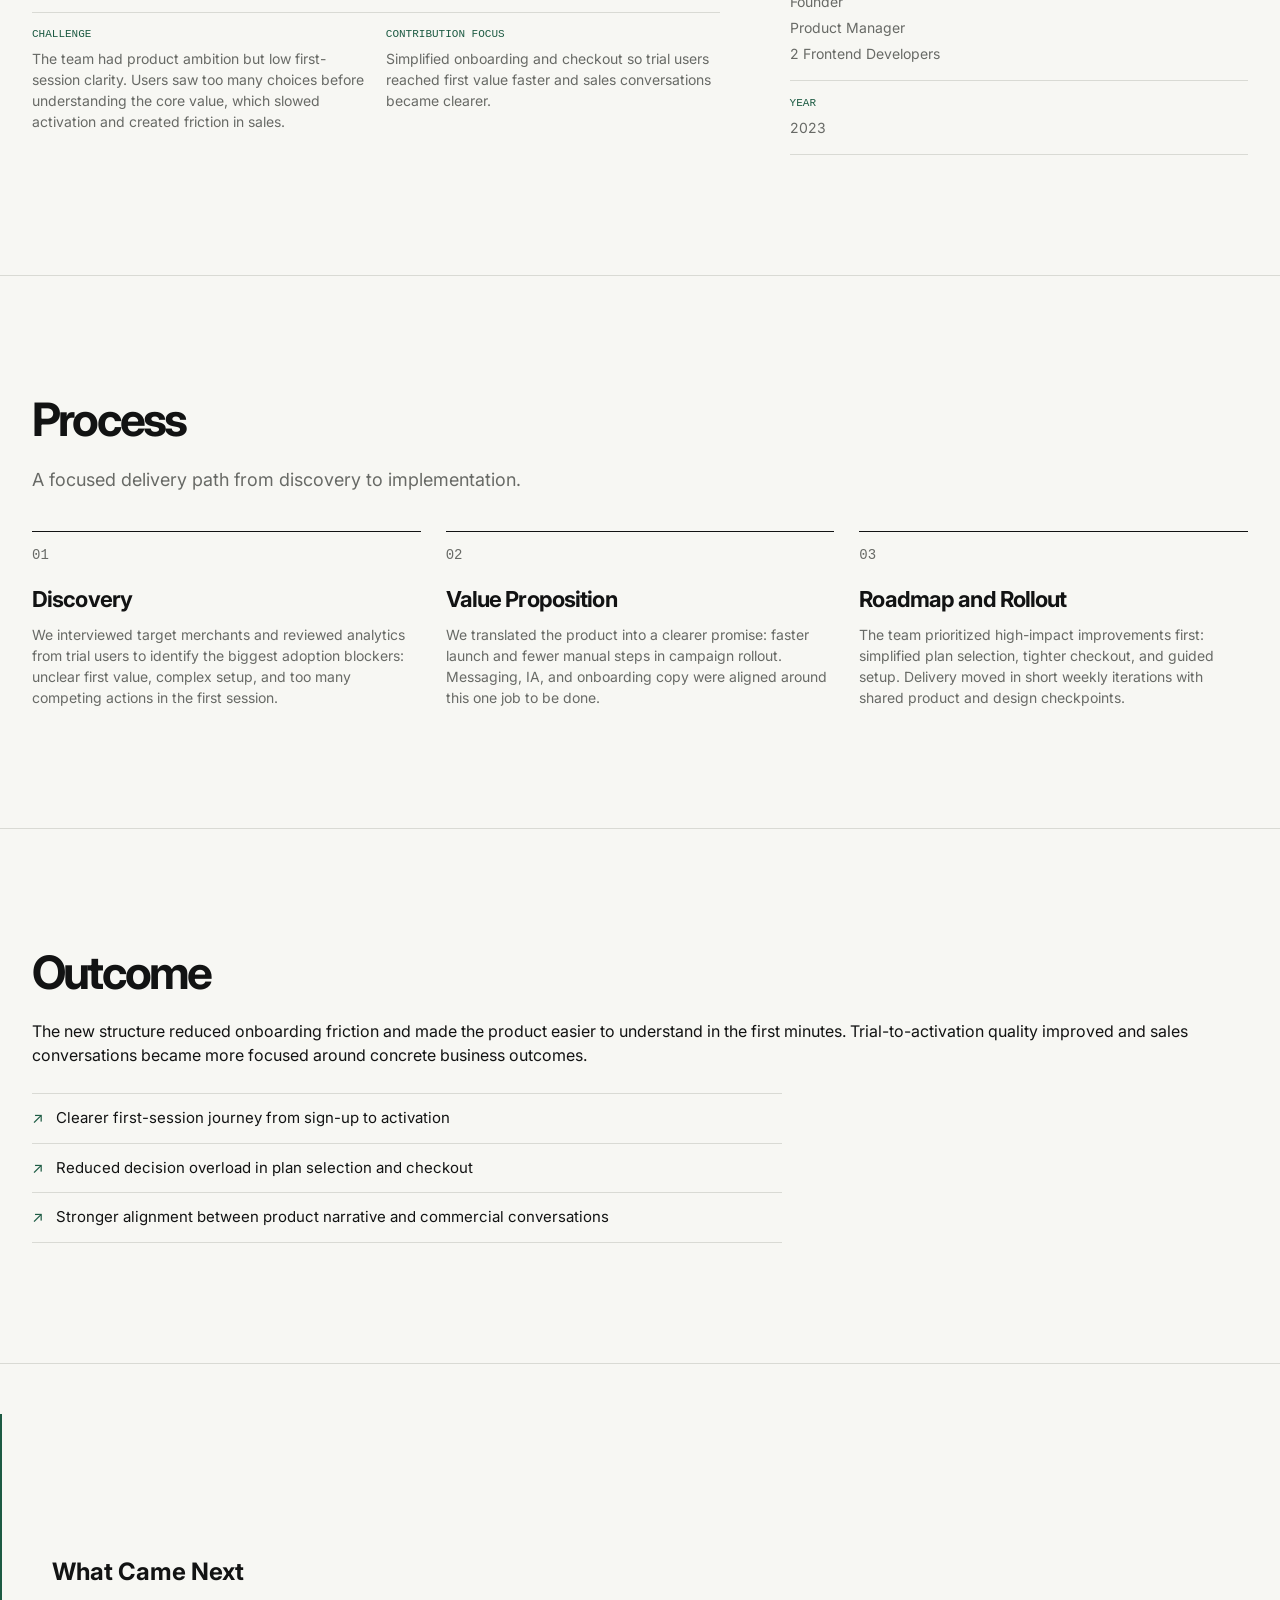
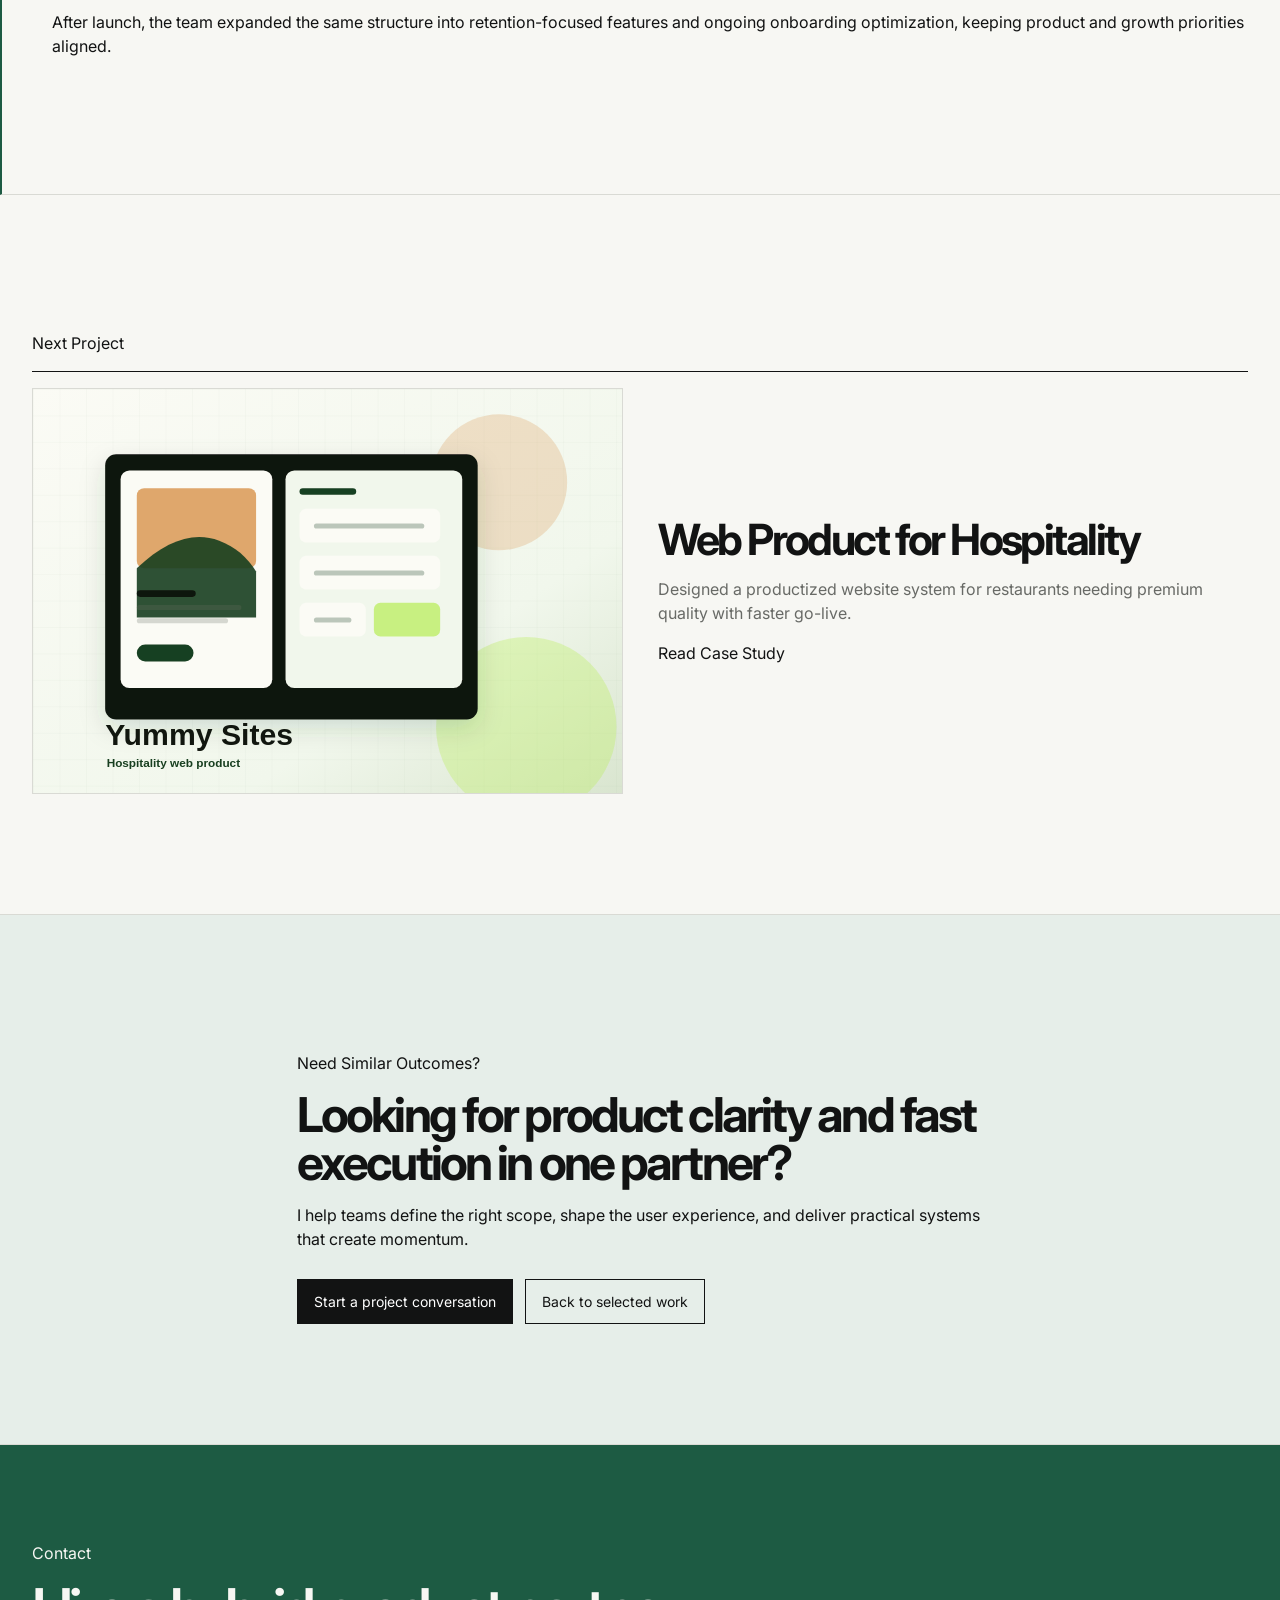
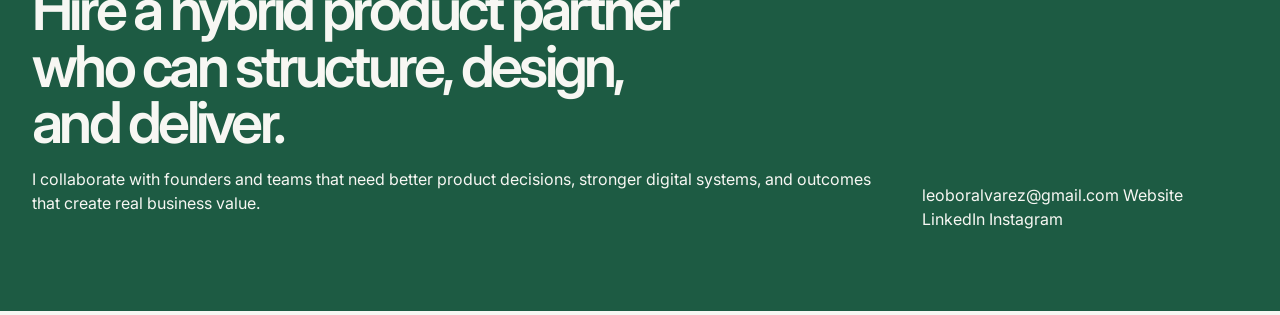
<file: work/saas-product-for-ecommerce.html>
<!doctype html>
<html lang="en">
  <head>
    <meta charset="UTF-8" />
    <meta name="viewport" content="width=device-width, initial-scale=1.0" />
    <title>Project Case Study — Leo Bordones</title>
    <meta
      name="description"
      content="Project case study by Leo Bordones: product strategy, process design, and measurable outcomes."
    />
    <meta name="theme-color" content="#f5f5f2" />
    <link rel="preconnect" href="https://fonts.googleapis.com" />
    <link rel="preconnect" href="https://fonts.gstatic.com" crossorigin />
    <link
      href="https://fonts.googleapis.com/css2?family=Inter:wght@400;500;600;700;800&display=swap"
      rel="stylesheet"
    />
    <link rel="stylesheet" href="../styles.css" />
  </head>
  <body data-page="project" data-project-slug="saas-product-for-ecommerce" class="project-template">
    <a class="skip-link" href="#main-content">Skip to content</a>

    <header class="site-header" id="top">
      <div class="container header-inner">
        <a class="brand" href="../index.html" aria-label="Leo Bordones home">Leo Bordones</a>

        <button
          class="nav-toggle"
          type="button"
          aria-expanded="false"
          aria-controls="primary-navigation"
          aria-label="Open menu"
        >
          <span class="nav-toggle-line"></span>
        </button>

        <nav class="site-nav" id="primary-navigation" aria-label="Primary navigation">
          <a href="../index.html#work">Work</a>
          <a href="../index.html#ventures">Ventures</a>
          <a href="../index.html#about">About</a>
          <a href="../index.html#contact">Contact</a>
        </nav>

        <a class="header-contact" href="mailto:leoboralvarez@gmail.com">Contact</a>
      </div>
    </header>

    <main id="main-content">
      <div id="project-detail-root" aria-live="polite"></div>
    </main>

    <footer class="site-footer section section-divider" id="contact">
      <div class="container footer-inner">
        <div>
          <p class="section-kicker">Contact</p>
          <h2>Hire a hybrid product partner who can structure, design, and deliver.</h2>
          <p class="footer-copy">
            I collaborate with founders and teams that need better product decisions, stronger digital systems, and outcomes that create real business value.
          </p>
        </div>
        <div class="footer-links">
          <a href="mailto:leoboralvarez@gmail.com">leoboralvarez@gmail.com</a>
          <a href="../index.html">Website</a>
          <a href="https://www.linkedin.com/in/leobordones/" target="_blank" rel="noreferrer">LinkedIn</a>
          <a href="https://www.instagram.com/leoboralvarez/" target="_blank" rel="noreferrer">Instagram</a>
        </div>
      </div>
    </footer>

    <script src="../data/projects.js" defer></script>
    <script src="../app.js" defer></script>
  </body>
</html>
</file>
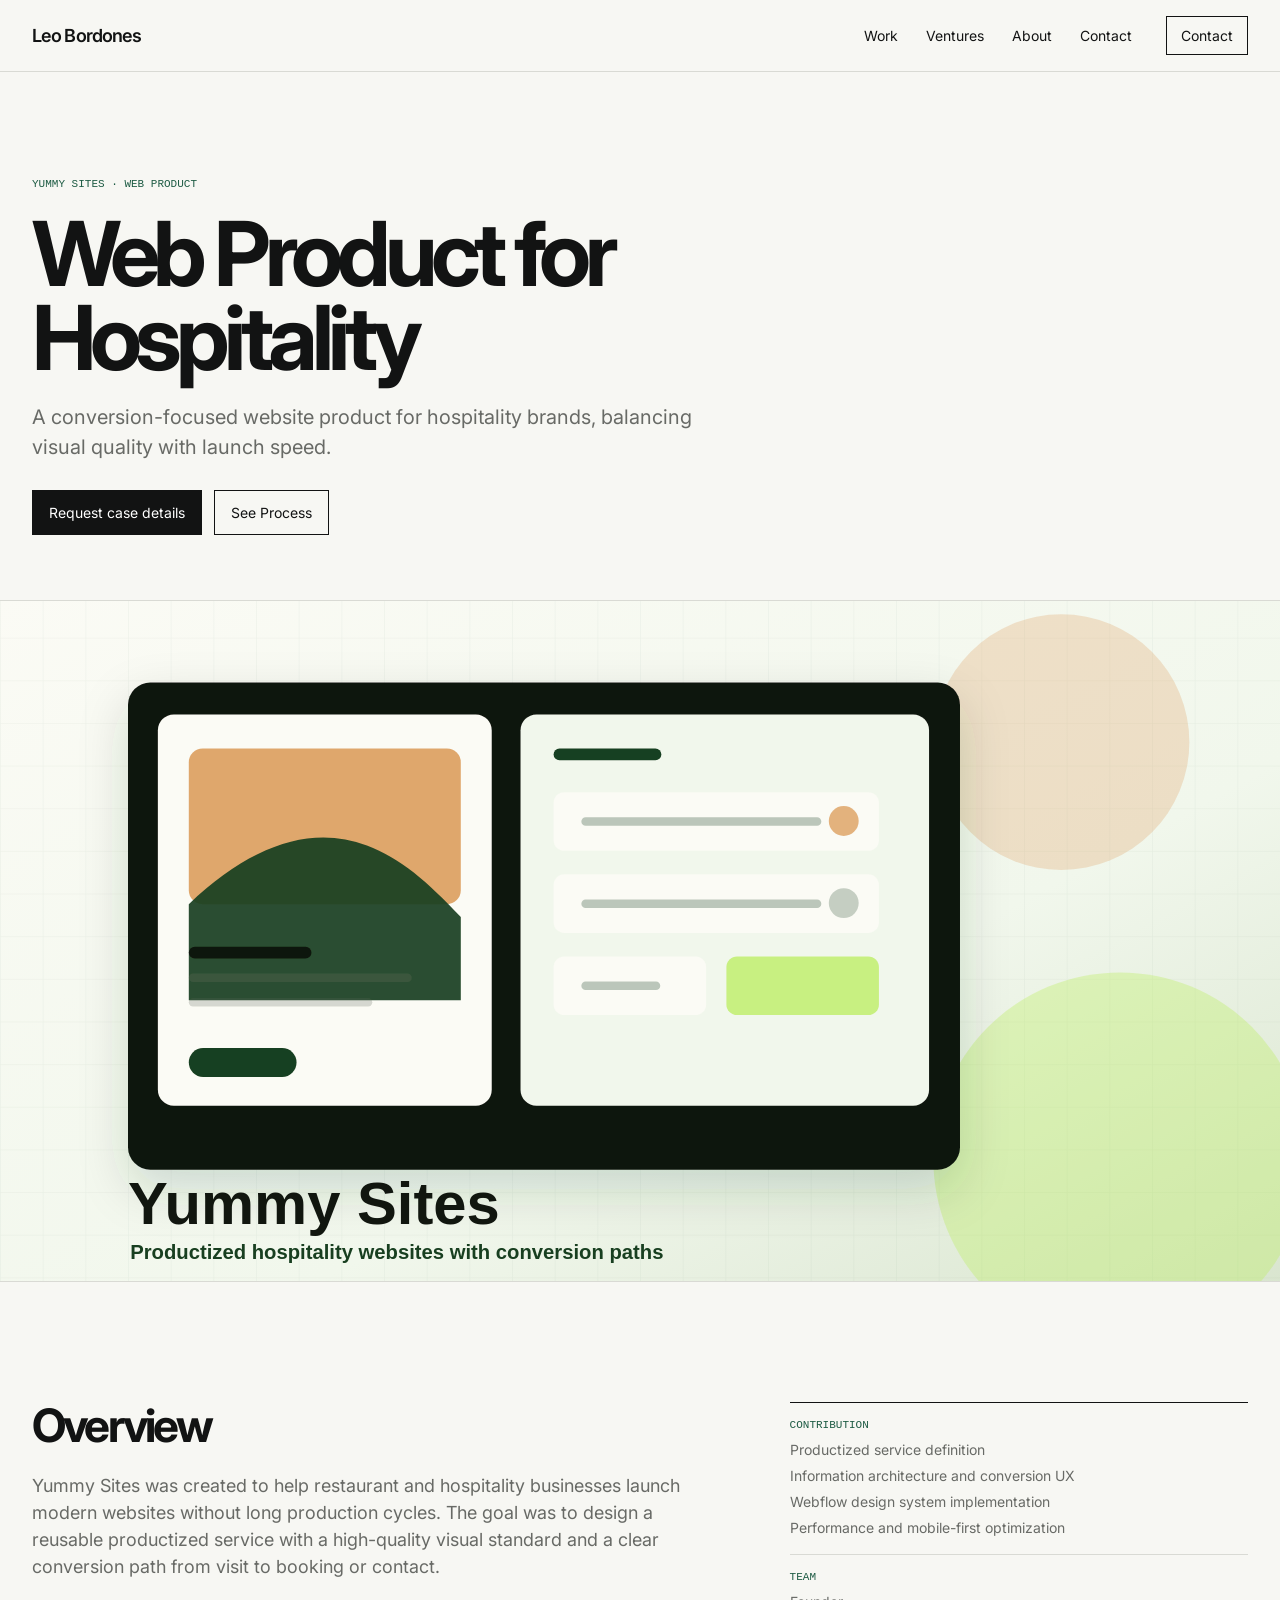
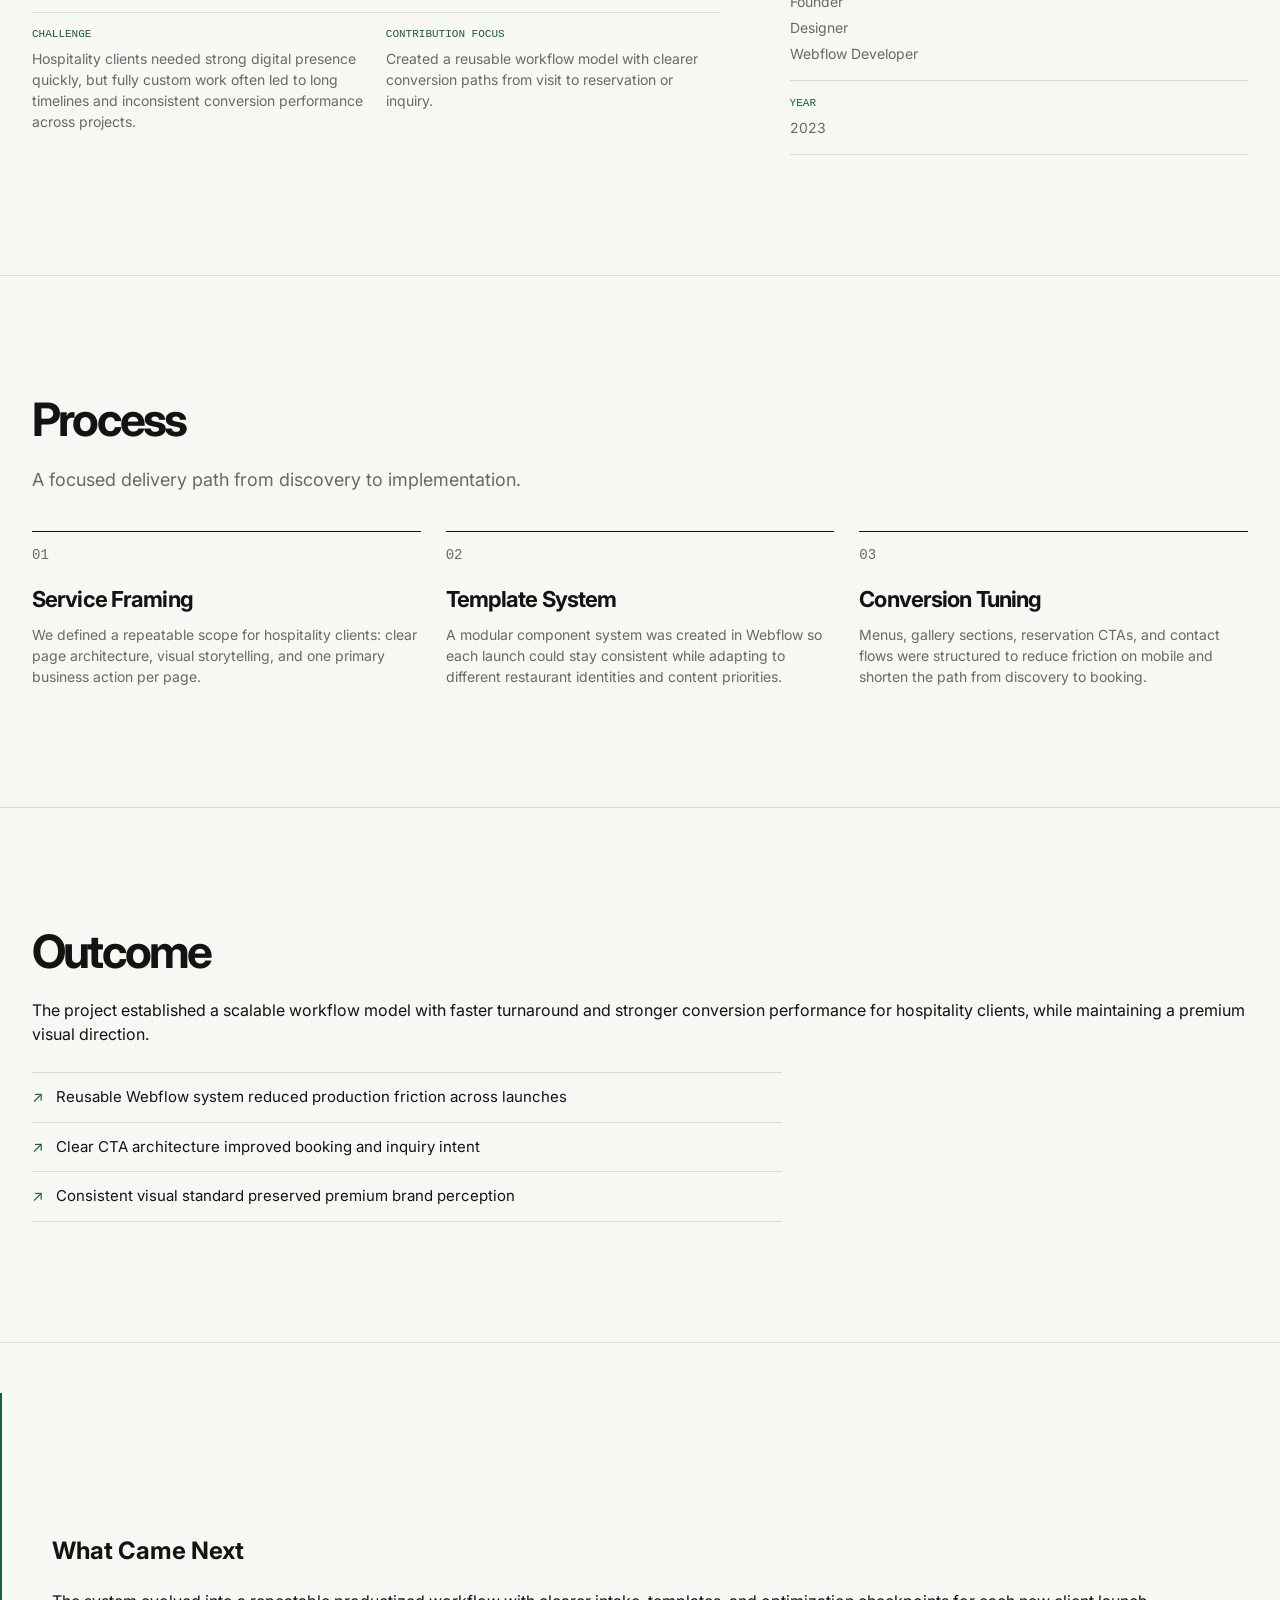
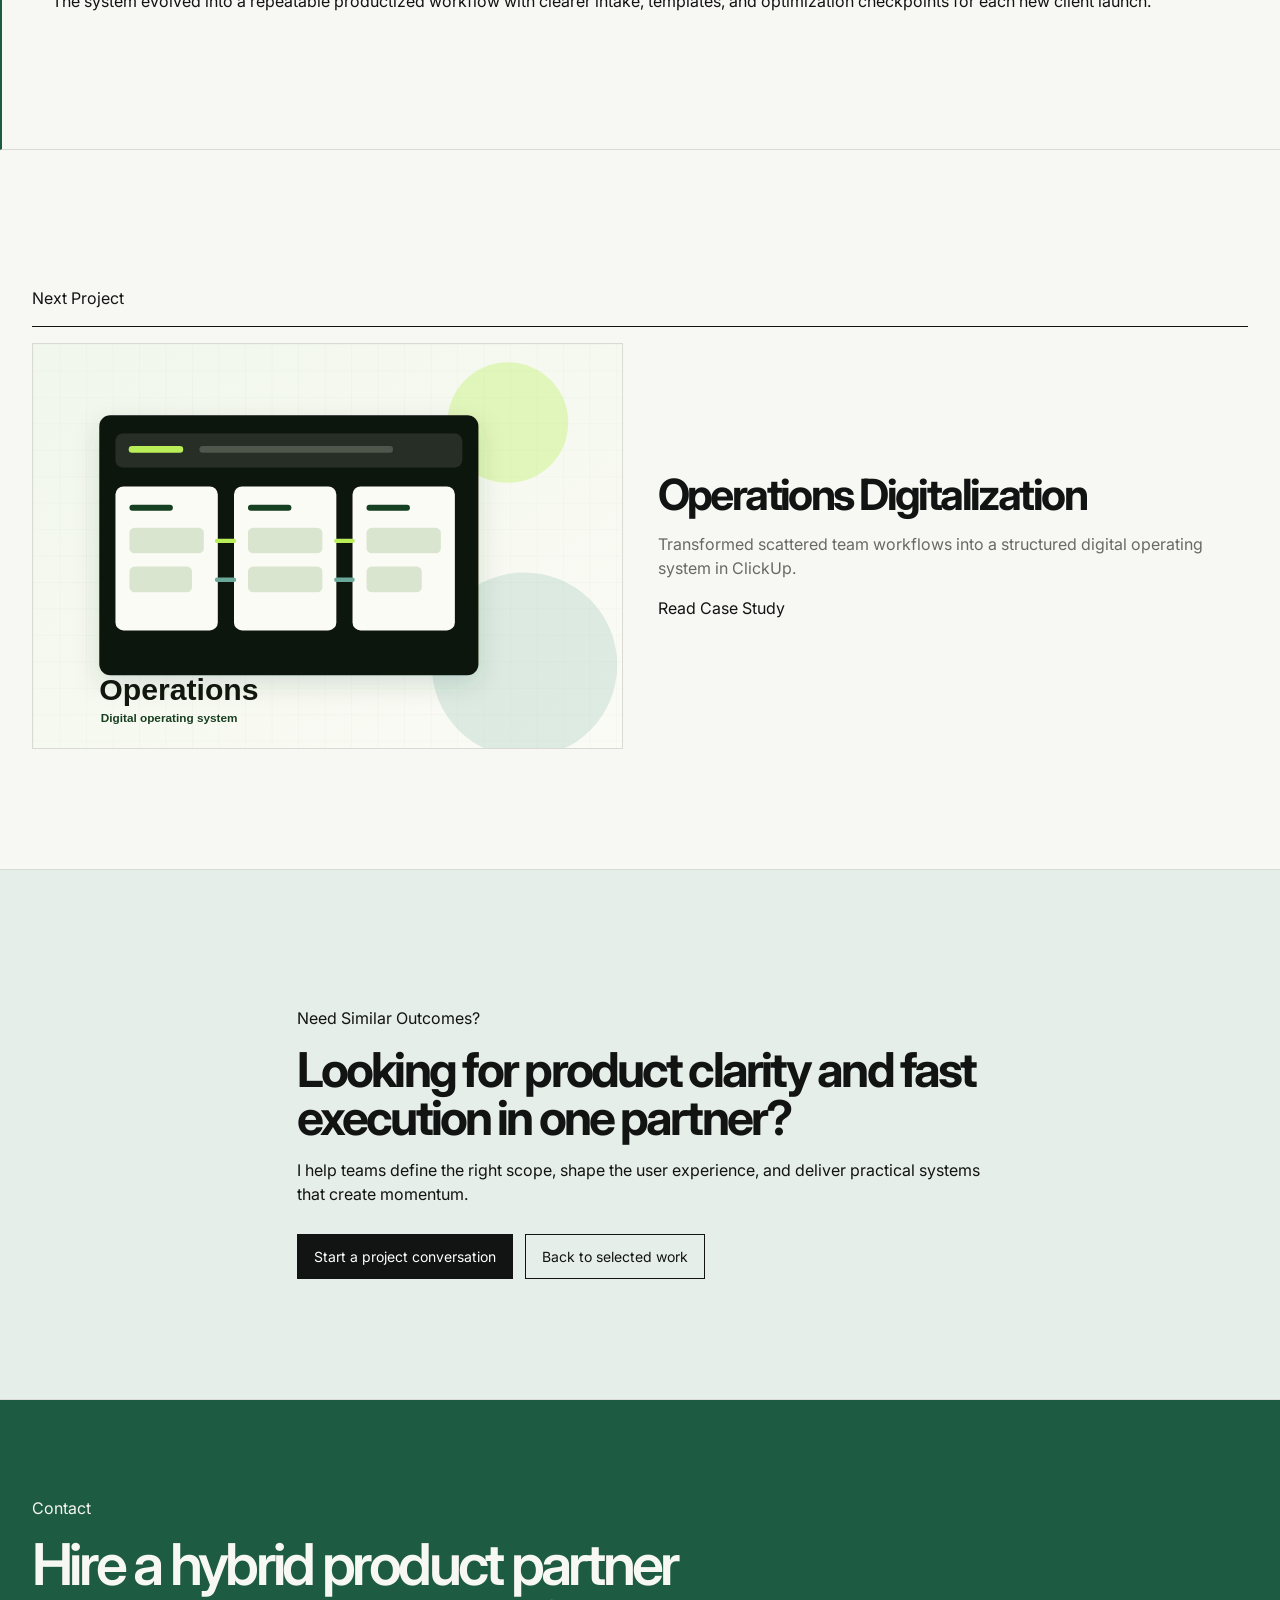
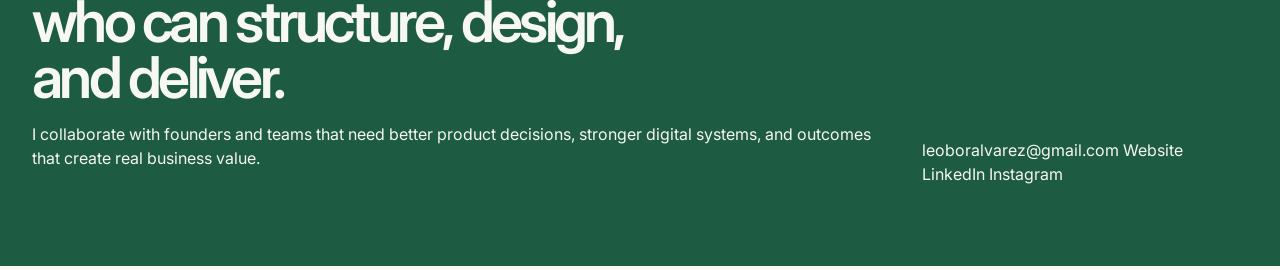
<file: work/web-product-for-hospitality.html>
<!doctype html>
<html lang="en">
  <head>
    <meta charset="UTF-8" />
    <meta name="viewport" content="width=device-width, initial-scale=1.0" />
    <title>Project Case Study — Leo Bordones</title>
    <meta
      name="description"
      content="Project case study by Leo Bordones: product strategy, process design, and measurable outcomes."
    />
    <meta name="theme-color" content="#f5f5f2" />
    <link rel="preconnect" href="https://fonts.googleapis.com" />
    <link rel="preconnect" href="https://fonts.gstatic.com" crossorigin />
    <link
      href="https://fonts.googleapis.com/css2?family=Inter:wght@400;500;600;700;800&display=swap"
      rel="stylesheet"
    />
    <link rel="stylesheet" href="../styles.css" />
  </head>
  <body data-page="project" data-project-slug="web-product-for-hospitality" class="project-template">
    <a class="skip-link" href="#main-content">Skip to content</a>

    <header class="site-header" id="top">
      <div class="container header-inner">
        <a class="brand" href="../index.html" aria-label="Leo Bordones home">Leo Bordones</a>

        <button
          class="nav-toggle"
          type="button"
          aria-expanded="false"
          aria-controls="primary-navigation"
          aria-label="Open menu"
        >
          <span class="nav-toggle-line"></span>
        </button>

        <nav class="site-nav" id="primary-navigation" aria-label="Primary navigation">
          <a href="../index.html#work">Work</a>
          <a href="../index.html#ventures">Ventures</a>
          <a href="../index.html#about">About</a>
          <a href="../index.html#contact">Contact</a>
        </nav>

        <a class="header-contact" href="mailto:leoboralvarez@gmail.com">Contact</a>
      </div>
    </header>

    <main id="main-content">
      <div id="project-detail-root" aria-live="polite"></div>
    </main>

    <footer class="site-footer section section-divider" id="contact">
      <div class="container footer-inner">
        <div>
          <p class="section-kicker">Contact</p>
          <h2>Hire a hybrid product partner who can structure, design, and deliver.</h2>
          <p class="footer-copy">
            I collaborate with founders and teams that need better product decisions, stronger digital systems, and outcomes that create real business value.
          </p>
        </div>
        <div class="footer-links">
          <a href="mailto:leoboralvarez@gmail.com">leoboralvarez@gmail.com</a>
          <a href="../index.html">Website</a>
          <a href="https://www.linkedin.com/in/leobordones/" target="_blank" rel="noreferrer">LinkedIn</a>
          <a href="https://www.instagram.com/leoboralvarez/" target="_blank" rel="noreferrer">Instagram</a>
        </div>
      </div>
    </footer>

    <script src="../data/projects.js" defer></script>
    <script src="../app.js" defer></script>
  </body>
</html>
</file>
<file: styles.css>
:root{--pearl:#f7f7f3;--ink:#121313;--muted:#686a66;--line:#d9dad4;--green:#1d5b43;--green-soft:#e6eee9;--white:#fff;--mono:'DM Mono',monospace;--sans:'Inter',Arial,sans-serif;--max:1280px;--pad:32px;--header:72px}
*{box-sizing:border-box}html{scroll-behavior:smooth}body{margin:0;background:var(--pearl);color:var(--ink);font-family:var(--sans);font-size:16px;line-height:1.5;-webkit-font-smoothing:antialiased}a{color:inherit;text-decoration:none}button{font:inherit}.container{width:min(100%,var(--max));margin:auto;padding-inline:var(--pad)}.skip-link{position:absolute;z-index:100;left:16px;top:-60px;background:var(--ink);color:var(--white);padding:10px 14px}.skip-link:focus{top:16px}:focus-visible{outline:2px solid var(--green);outline-offset:4px}
.site-header{height:var(--header);border-bottom:1px solid var(--line);background:rgba(247,247,243,.94);position:sticky;top:0;z-index:20;backdrop-filter:blur(14px)}.header-inner{height:100%;display:flex;align-items:center;gap:28px}.brand{font-size:18px;font-weight:600;letter-spacing:-.05em}.site-nav{display:flex;gap:28px;margin-left:auto;font-size:14px}.site-nav a,.header-contact{transition:color .18s ease}.site-nav a:hover,.header-contact:hover,.text-link:hover{color:var(--green)}.header-contact{font-size:14px;border:1px solid var(--ink);padding:8px 14px;margin-left:6px}.nav-toggle{display:none}
.hero{min-height:calc(100svh - var(--header));display:flex;align-items:center;border-bottom:1px solid var(--line);padding-block:42px}.hero-layout{display:grid;grid-template-columns:minmax(280px,.66fr) minmax(620px,1.34fr);gap:56px;align-items:center}.hero-copy{max-width:435px}.hero-role,.section-number,.workspace-label,.artifact-title,.artifact-counter,.venture-status{font:500 11px/1.2 var(--mono);letter-spacing:.045em;text-transform:uppercase}.hero-role{color:var(--green);margin:0 0 22px}.hero h1{font-size:clamp(54px,6.25vw,100px);line-height:.94;letter-spacing:-.075em;font-weight:600;margin:0}.hero-copy>p:not(.hero-role){font-size:18px;line-height:1.45;color:#40423f;margin:28px 0}.text-link{display:inline-flex;gap:12px;align-items:center;font-size:15px;color:var(--green);font-weight:500}.text-link span{font-size:19px;line-height:1;transition:transform .18s}.text-link:hover span{transform:translate(3px,-3px)}
.artifact{border:1px solid #bfc3bb;background:var(--white);min-height:570px;overflow:hidden;box-shadow:14px 14px 0 var(--green-soft)}.artifact-toolbar{min-height:54px;border-bottom:1px solid var(--line);display:grid;grid-template-columns:1fr auto 1fr;align-items:center;padding:0 18px;gap:16px}.artifact-title{color:var(--muted)}.artifact-tabs{display:flex;gap:2px}.artifact-tab{border:0;background:none;padding:8px 10px;color:var(--muted);cursor:pointer;font-size:12px}.artifact-tab.is-active{color:var(--green);box-shadow:inset 0 -1px var(--green)}.artifact-counter{text-align:right;color:var(--muted)}.artifact-viewport{position:relative;min-height:515px}.artifact-screen{animation:artifact-in .35s ease both;min-height:515px}.artifact-screen[hidden]{display:none}@keyframes artifact-in{from{opacity:0;transform:translateY(7px)}to{opacity:1;transform:none}}
.research-screen{display:grid;grid-template-columns:118px minmax(0,1fr) 190px}.artifact-sidebar{border-right:1px solid var(--line);padding:24px 12px;display:grid;align-content:start;gap:7px;font-size:11px;color:var(--muted)}.artifact-sidebar span{padding:8px}.artifact-sidebar .is-selected{background:var(--green-soft);color:var(--green);font-weight:600}.transcript{padding:28px 28px 18px}.workspace-label{display:block;color:var(--green);margin-bottom:20px}.transcript p{display:grid;grid-template-columns:47px 76px 1fr;gap:9px;font-size:12px;line-height:1.45;margin:0;padding:12px 0;border-bottom:1px solid #ecece8}.transcript time{color:#8a8c88;font:11px var(--mono)}.transcript b{font-size:11px}.transcript .quote{margin:7px -11px;padding:14px 11px;border:0;background:var(--green-soft)}.insight-note{border-left:1px solid var(--line);background:#fcfcfa;padding:28px 18px;color:#4c4e4a}.insight-note span,.signal-note span{display:block;font:11px var(--mono);color:var(--green);text-transform:uppercase;margin-bottom:22px}.insight-note strong,.signal-note strong{display:block;font-size:18px;line-height:1.15;letter-spacing:-.04em;color:var(--ink)}.insight-note p,.signal-note p{font-size:12px;line-height:1.45;margin-top:18px}
.plan-screen,.signal-screen{padding:34px}.plan-heading,.signal-heading{display:flex;align-items:end;justify-content:space-between;border-bottom:1px solid var(--line);padding-bottom:20px}.plan-heading p,.signal-heading p{font-size:14px;margin:0;color:var(--muted)}.plan-list{margin-top:28px;border-top:1px solid var(--line)}.plan-row{display:grid;grid-template-columns:100px minmax(190px,1fr) 90px 100px;gap:18px;align-items:center;border-bottom:1px solid var(--line);padding:17px 12px;font-size:12px}.plan-row b{font:11px var(--mono);color:var(--green)}.plan-row em{font-size:11px;font-style:normal;color:var(--green)}.plan-row-head{font:10px var(--mono);color:var(--muted);text-transform:uppercase;padding-block:11px}.plan-footnote{font:12px var(--mono);color:var(--muted);margin:18px 0}.signal-layout{display:grid;grid-template-columns:minmax(0,1fr) 190px;margin-top:35px}.signal-chart{padding-right:26px}.signal-chart svg{width:100%;height:auto;overflow:visible}.chart-grid line{stroke:#e0e1db;stroke-width:1}.chart-baseline{fill:none;stroke:#aeb3ac;stroke-dasharray:5 5;stroke-width:2}.chart-line{fill:none;stroke:var(--green);stroke-width:4}.signal-chart circle{fill:var(--green)}.chart-axis{display:flex;justify-content:space-between;color:#858781;font:10px var(--mono)}.signal-note{border-left:1px solid var(--line);padding:25px}.artifact-disclaimer{font:10px var(--mono);color:var(--muted);margin:22px 0 0}
.intro-band{border-bottom:1px solid var(--line);padding:84px 0}.intro-band p{max-width:970px;font-size:clamp(28px,3.2vw,48px);line-height:1.12;letter-spacing:-.055em;margin:0}.section{padding:120px 0;border-bottom:1px solid var(--line)}.section-intro{display:grid;grid-template-columns:90px minmax(280px,1.3fr) minmax(220px,.7fr);gap:20px;align-items:baseline;margin-bottom:65px}.section-number{color:var(--green);margin:0}.section-intro h2,.site-footer h2{font-size:clamp(38px,4.5vw,64px);line-height:.98;letter-spacing:-.065em;font-weight:600;margin:0}.section-intro>p:last-child{font-size:15px;line-height:1.45;color:var(--muted);margin:0;max-width:30ch}
.work-grid{display:grid;grid-template-columns:repeat(2,minmax(0,1fr));gap:60px 28px}.project-card{border-top:1px solid var(--ink);padding-top:16px;display:grid;gap:17px}.project-media{display:block;overflow:hidden;border:1px solid var(--line);background:#eceee9;aspect-ratio:16/10}.project-media img{display:block;width:100%;height:100%;object-fit:cover;transition:transform .45s ease}.project-card:hover .project-media img{transform:scale(1.025)}.project-meta{display:grid;gap:8px}.project-meta-top{display:flex;justify-content:space-between;font:11px var(--mono);color:var(--green);text-transform:uppercase}.project-meta h3{font-size:28px;line-height:1.05;letter-spacing:-.05em;margin:7px 0 0}.project-company{font-size:14px;margin:0;color:var(--muted)}.project-summary{font-size:15px;line-height:1.45;color:#444641;margin:6px 0}.project-value{border-left:2px solid var(--green);padding-left:11px;margin:9px 0;font-size:13px;color:#4e514c}.project-value span:first-child{display:block;color:var(--green);font:10px var(--mono);text-transform:uppercase;margin-bottom:3px}.project-link{font-size:13px;color:var(--green);width:max-content;margin-top:3px}.project-link::after{content:' ↗';font-size:16px}
.results-section{background:var(--ink);color:var(--pearl)}.results-layout{display:grid;grid-template-columns:90px 1.25fr .75fr;gap:20px;align-items:end}.results-layout .section-number{color:#9bb6a7}.results-figure{font-size:clamp(42px,5.6vw,83px);line-height:.98;letter-spacing:-.07em;margin:0}.results-figure span{color:#8bb09a}.results-caption{font-size:14px;color:#bdbfb9;margin:14px 0 0}.results-copy{font-size:17px;line-height:1.45;color:#d7d8d3;margin:0;max-width:29ch}
.ventures-list{border-top:1px solid var(--ink)}.venture-row{display:grid;grid-template-columns:90px minmax(0,1fr) auto;gap:20px;padding:30px 0;border-bottom:1px solid var(--line);align-items:center}.venture-row>div{grid-column:2}.venture-row h3{font-size:32px;letter-spacing:-.05em;margin:0 0 7px}.venture-row h3::before{content:'↗';font:18px var(--mono);color:var(--green);margin-right:18px}.venture-row p{max-width:55ch;color:var(--muted);margin:0}.venture-row>a,.venture-row>.venture-status{grid-column:3;grid-row:1;white-space:nowrap}.venture-status{color:var(--muted);padding:7px 0}
.split-layout{display:grid;grid-template-columns:minmax(300px,.9fr) minmax(0,1.1fr);gap:90px}.split-layout .section-intro{display:block;margin:0}.split-layout .section-number{margin-bottom:18px}.about-copy{font-size:clamp(20px,2.15vw,30px);line-height:1.22;letter-spacing:-.04em}.about-copy p{margin:0 0 28px}.about-copy p+ p{color:#555753}.about-copy .text-link{font-size:15px;letter-spacing:0}.services-list{padding:0;margin:0;list-style:none;border-top:1px solid var(--ink)}.services-list li{display:grid;grid-template-columns:1fr 1fr;gap:20px;padding:22px 0;border-bottom:1px solid var(--line);font-size:25px;line-height:1.1;letter-spacing:-.045em}.services-list span{font-size:15px;line-height:1.45;letter-spacing:0;color:var(--muted);max-width:35ch}
.site-footer{padding:80px 0;background:var(--green);color:var(--pearl)}.footer-inner{display:flex;align-items:end;justify-content:space-between;gap:30px}.footer-inner .section-number{color:#b5cfc0;margin:0 0 18px}.site-footer h2{max-width:650px}.footer-email{font-size:clamp(18px,2vw,28px);letter-spacing:-.04em;border-bottom:1px solid rgba(255,255,255,.5);padding-bottom:5px;white-space:nowrap}.footer-email:hover{color:#d6ebdc}
/* Case studies */.project-template .site-header{background:var(--pearl)}.project-template .header-contact{border-color:var(--ink)}.project-hero{border-bottom:1px solid var(--line)}.project-hero-content{padding-top:95px;padding-bottom:65px}.project-hero-content .section-kicker,.project-category{font:11px var(--mono);text-transform:uppercase;color:var(--green)}.project-hero h1{font-size:clamp(52px,7vw,102px);line-height:.94;letter-spacing:-.07em;max-width:11ch;margin:22px 0}.project-subtitle{max-width:690px;font-size:20px;color:var(--muted)}.project-hero-actions,.hero-actions{display:flex;gap:12px;margin-top:28px}.button{border:1px solid var(--ink);padding:11px 16px;font-size:14px}.button-primary{background:var(--ink);color:var(--white)}.button-secondary:hover{background:var(--green-soft)}.project-hero-image{border-top:1px solid var(--line)}.project-hero-image img{display:block;width:100%;max-height:680px;object-fit:cover}.section-divider{border-bottom:1px solid var(--line)}.project-overview-grid{display:grid;grid-template-columns:1.2fr .8fr;gap:70px}.project-overview-grid h2,.project-process h2,.project-outcome h2{font-size:46px;letter-spacing:-.06em;line-height:1;margin:0 0 24px}.project-overview-copy>p,.project-outcome>p,.project-section-lead{font-size:18px;color:var(--muted);max-width:60ch}.project-context-grid{display:grid;grid-template-columns:1fr 1fr;gap:20px;border-top:1px solid var(--line);margin-top:32px}.project-context-item{padding-top:15px}.project-context-item h3,.project-metadata h3{font:11px var(--mono);text-transform:uppercase;color:var(--green);margin:0 0 8px}.project-context-item p{font-size:14px;color:var(--muted);margin:0}.project-metadata{border-top:1px solid var(--ink)}.project-metadata article{padding:16px 0;border-bottom:1px solid var(--line)}.project-metadata p,.project-metadata ul{margin:0;padding:0;list-style:none;font-size:14px;color:var(--muted)}.project-metadata li+li{margin-top:5px}.process-grid{display:grid;grid-template-columns:repeat(3,1fr);gap:25px;margin-top:38px}.process-item{border-top:1px solid var(--ink);padding-top:15px}.process-index{font:11px var(--mono);color:var(--green);margin:0}.process-item h3{font-size:22px;letter-spacing:-.04em;margin:20px 0 8px}.process-item p{font-size:14px;color:var(--muted);margin:0}.project-outcome-list{margin:26px 0 0;padding:0;list-style:none;border-top:1px solid var(--line);max-width:750px}.project-outcome-list li{padding:13px 0;border-bottom:1px solid var(--line);font-size:15px}.project-outcome-list li::before{content:'↗';color:var(--green);margin-right:12px}.project-next-step{margin-top:50px;border-left:2px solid var(--green);padding-left:18px}.project-next-step h3{font:11px var(--mono);text-transform:uppercase;color:var(--green)}.next-project-link{display:grid;grid-template-columns:1fr 1fr;align-items:center;gap:35px;border-top:1px solid var(--ink);padding-top:16px}.next-project-link img{width:100%;border:1px solid var(--line)}.next-project-link h2{font-size:43px;letter-spacing:-.06em;line-height:1;margin:0}.next-project-link p{color:var(--muted)}.project-cta{background:var(--green-soft)}.project-cta-inner{max-width:750px}.project-cta-inner h2{font-size:48px;letter-spacing:-.06em;line-height:1;margin:10px 0}.site-footer.section{border:0}
@media(max-width:960px){:root{--pad:24px}.hero-layout{grid-template-columns:1fr;gap:42px}.hero{padding-block:72px}.hero-copy{max-width:630px}.artifact{min-height:500px}.artifact-viewport,.artifact-screen{min-height:445px}.research-screen{grid-template-columns:100px 1fr 165px}.section-intro{grid-template-columns:65px 1fr}.section-intro>p:last-child{grid-column:2}.results-layout{grid-template-columns:65px 1fr}.results-copy{grid-column:2}.split-layout{gap:45px}.work-grid{gap:44px 20px}}
@media(max-width:640px){:root{--pad:18px;--header:64px}.site-nav{display:none}.header-contact{margin-left:auto}.nav-toggle{display:block;order:3;width:34px;height:34px;border:0;background:transparent;padding:0}.nav-toggle span,.nav-toggle::before{content:'';display:block;width:21px;height:1px;background:var(--ink);margin:6px auto;transition:transform .2s}.nav-open .site-nav{display:flex;position:absolute;top:63px;left:0;right:0;background:var(--pearl);border-bottom:1px solid var(--line);padding:18px;flex-direction:column;gap:18px}.nav-open .nav-toggle span{transform:translateY(-3px) rotate(45deg)}.nav-open .nav-toggle::before{transform:translateY(4px) rotate(-45deg)}.nav-open .header-contact{display:none}.hero{padding:45px 0 55px}.hero h1{font-size:58px}.hero-copy>p:not(.hero-role){font-size:16px;margin:22px 0}.artifact{min-height:430px;box-shadow:8px 8px 0 var(--green-soft)}.artifact-toolbar{grid-template-columns:1fr auto;padding:0 12px}.artifact-title{display:none}.artifact-counter{font-size:10px}.artifact-tabs{gap:0}.artifact-tab{font-size:11px;padding:9px 8px}.artifact-viewport,.artifact-screen{min-height:375px}.research-screen{grid-template-columns:1fr}.artifact-sidebar{display:none}.transcript{padding:22px 16px}.transcript p{grid-template-columns:38px 65px 1fr;gap:6px;font-size:10px;padding:9px 0}.transcript time,.transcript b{font-size:9px}.transcript .quote{margin:5px -6px;padding:10px 6px}.insight-note{display:none}.plan-screen,.signal-screen{padding:20px 16px}.plan-heading,.signal-heading{display:block;padding-bottom:14px}.plan-heading p,.signal-heading p{font-size:12px;margin-top:7px}.plan-list{margin-top:18px}.plan-row{grid-template-columns:66px 1fr 60px;padding:11px 5px;gap:8px;font-size:10px}.plan-row span:nth-child(3),.plan-row-head span:nth-child(3){display:none}.plan-row em{font-size:9px}.plan-row-head{font-size:9px}.signal-layout{grid-template-columns:1fr;margin-top:28px}.signal-chart{padding:0}.signal-note{border:0;border-top:1px solid var(--line);padding:15px 0;margin-top:16px}.signal-note span{margin-bottom:10px}.signal-note strong{font-size:15px}.signal-note p{display:none}.artifact-disclaimer{font-size:8px}.intro-band{padding:55px 0}.intro-band p{font-size:29px}.section{padding:70px 0}.section-intro{display:block;margin-bottom:38px}.section-number{margin-bottom:16px!important}.section-intro h2{font-size:45px}.section-intro>p:last-child{font-size:14px;margin-top:14px}.work-grid{grid-template-columns:1fr;gap:44px}.project-meta h3{font-size:26px}.results-layout{display:block}.results-figure{font-size:52px}.results-copy{font-size:16px;margin-top:28px}.venture-row{display:block;padding:25px 0}.venture-row h3{font-size:29px}.venture-row>a,.venture-row>.venture-status{display:inline-flex;margin-top:18px}.split-layout{display:block}.about-copy{font-size:23px;margin-top:36px}.services-list li{display:block;font-size:25px}.services-list span{display:block;font-size:14px;margin-top:9px}.footer-inner{display:block}.footer-email{display:inline-block;margin-top:38px;font-size:19px}.project-hero-content{padding-top:62px;padding-bottom:42px}.project-subtitle{font-size:17px}.project-overview-grid,.process-grid,.next-project-link{grid-template-columns:1fr;gap:30px}.project-context-grid{grid-template-columns:1fr}.project-overview-grid h2,.project-process h2,.project-outcome h2{font-size:38px}.project-cta-inner h2{font-size:39px}.site-footer h2{font-size:43px}}
@media(prefers-reduced-motion:reduce){*,*::before,*::after{animation-duration:.01ms!important;transition-duration:.01ms!important;scroll-behavior:auto!important}}
</file>
